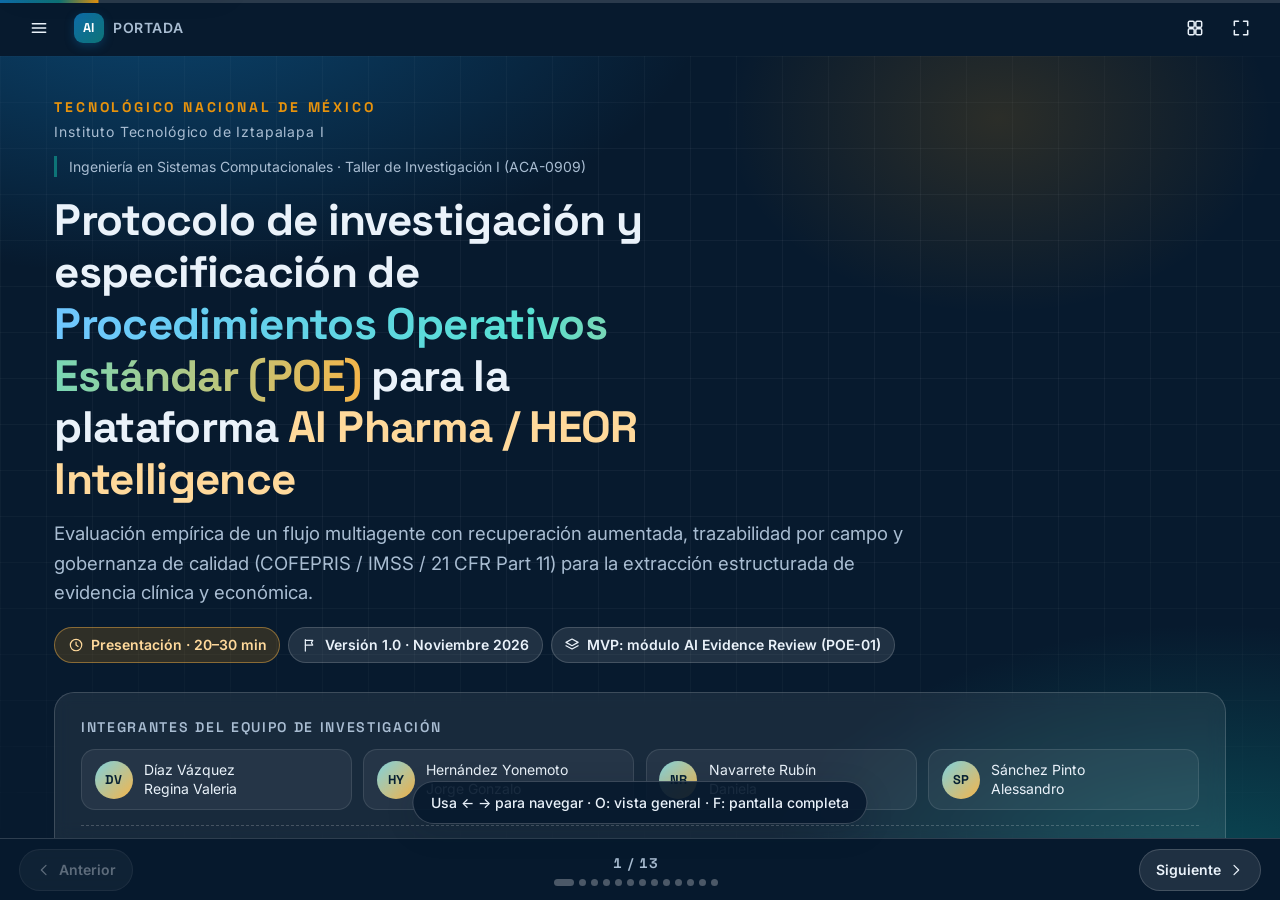
<file: index.html>
<!DOCTYPE html>
<html lang="es">
<head>
  <meta charset="UTF-8">
  <meta name="viewport" content="width=device-width, initial-scale=1.0, viewport-fit=cover">
  <meta name="theme-color" content="#071a2e">
  <meta name="description" content="Presentación interactiva del Protocolo de Investigación y POE para la plataforma AI Pharma / HEOR Intelligence — Taller de Investigación I, TecNM · Instituto Tecnológico de Iztapalapa I.">
  <meta property="og:title" content="Protocolo de Investigación y POE · AI Pharma / HEOR Intelligence">
  <meta property="og:description" content="Evaluación empírica de un flujo multiagente con recuperación aumentada, trazabilidad por campo y gobernanza de calidad (COFEPRIS / IMSS / 21 CFR Part 11).">
  <meta property="og:type" content="website">
  <title>Protocolo de Investigación POE · AI Pharma / HEOR Intelligence — Presentación</title>
  <link rel="icon" type="image/svg+xml" href="assets/favicon.svg">
  <link rel="preconnect" href="https://fonts.googleapis.com">
  <link rel="preconnect" href="https://fonts.gstatic.com" crossorigin>
  <link href="https://fonts.googleapis.com/css2?family=Inter:wght@400;500;600;700&family=Space+Grotesk:wght@500;600;700&display=swap" rel="stylesheet">
  <link rel="stylesheet" href="css/styles.css">
</head>
<body>
  <a class="skip-link" href="#slides">Saltar a las diapositivas</a>

  <!-- ===== Sprite de iconos (SVG inline, sin dependencias) ===== -->
  <svg class="sprite" aria-hidden="true" focusable="false">
    <defs>
      <symbol id="i-menu" viewBox="0 0 24 24"><path d="M4 7h16M4 12h16M4 17h16"/></symbol>
      <symbol id="i-grid" viewBox="0 0 24 24"><rect x="4" y="4" width="7" height="7" rx="1.5"/><rect x="13" y="4" width="7" height="7" rx="1.5"/><rect x="4" y="13" width="7" height="7" rx="1.5"/><rect x="13" y="13" width="7" height="7" rx="1.5"/></symbol>
      <symbol id="i-expand" viewBox="0 0 24 24"><path d="M9 4H4v5M15 4h5v5M9 20H4v-5M15 20h5v-5"/></symbol>
      <symbol id="i-compress" viewBox="0 0 24 24"><path d="M4 9h5V4M20 9h-5V4M4 15h5v5M20 15h-5v5"/></symbol>
      <symbol id="i-chev-l" viewBox="0 0 24 24"><path d="M15 5l-7 7 7 7"/></symbol>
      <symbol id="i-chev-r" viewBox="0 0 24 24"><path d="M9 5l7 7-7 7"/></symbol>
      <symbol id="i-alert" viewBox="0 0 24 24"><path d="M12 4L2.8 20h18.4L12 4z"/><path d="M12 10v4.5M12 17.6v.1"/></symbol>
      <symbol id="i-layers" viewBox="0 0 24 24"><path d="M12 3l9 5-9 5-9-5 9-5z"/><path d="M3 13l9 5 9-5"/></symbol>
      <symbol id="i-bulb" viewBox="0 0 24 24"><path d="M9 18h6M10 21h4"/><path d="M12 3a6 6 0 0 0-3.5 10.8c.6.5 1 1.2 1 2h5c0-.8.4-1.5 1-2A6 6 0 0 0 12 3z"/></symbol>
      <symbol id="i-target" viewBox="0 0 24 24"><circle cx="12" cy="12" r="8.5"/><circle cx="12" cy="12" r="4.8"/><circle cx="12" cy="12" r="1.4"/></symbol>
      <symbol id="i-flask" viewBox="0 0 24 24"><path d="M9.5 3h5M10.5 3v6L5.2 18.4A2 2 0 0 0 6.9 21.4h10.2a2 2 0 0 0 1.7-3L13.5 9V3"/><path d="M7.6 15h8.8"/></symbol>
      <symbol id="i-library" viewBox="0 0 24 24"><path d="M5 20V10M10 20V4M15 20v-8M20 20V7"/><path d="M3 20h18"/></symbol>
      <symbol id="i-check" viewBox="0 0 24 24"><path d="M4.5 12.5l5 5L19.5 7"/></symbol>
      <symbol id="i-clock" viewBox="0 0 24 24"><circle cx="12" cy="12" r="8.5"/><path d="M12 7.5V12l3 2"/></symbol>
      <symbol id="i-users" viewBox="0 0 24 24"><circle cx="9" cy="8.5" r="3.5"/><path d="M2.8 20c.6-3.3 3.1-5.2 6.2-5.2s5.6 1.9 6.2 5.2"/><path d="M16 5.3a3.5 3.5 0 0 1 0 6.6M17.4 14.9c2 .7 3.4 2.4 3.8 5.1"/></symbol>
      <symbol id="i-cpu" viewBox="0 0 24 24"><rect x="6" y="6" width="12" height="12" rx="2"/><rect x="10" y="10" width="4" height="4"/><path d="M9 3v3M15 3v3M9 18v3M15 18v3M3 9h3M3 15h3M18 9h3M18 15h3"/></symbol>
      <symbol id="i-shield" viewBox="0 0 24 24"><path d="M12 3l7 2.8v5.4c0 4.4-2.9 7.9-7 9.8-4.1-1.9-7-5.4-7-9.8V5.8L12 3z"/><path d="M8.8 12l2.2 2.2 4.2-4.4"/></symbol>
      <symbol id="i-db" viewBox="0 0 24 24"><ellipse cx="12" cy="6" rx="7.5" ry="3"/><path d="M4.5 6v12c0 1.7 3.4 3 7.5 3s7.5-1.3 7.5-3V6"/><path d="M4.5 12c0 1.7 3.4 3 7.5 3s7.5-1.3 7.5-3"/></symbol>
      <symbol id="i-spark" viewBox="0 0 24 24"><path d="M12 3l1.9 5.1L19 10l-5.1 1.9L12 17l-1.9-5.1L5 10l5.1-1.9L12 3z"/><path d="M19 16l.9 2.1L22 19l-2.1.9L19 22l-.9-2.1L16 19l2.1-.9L19 16z"/></symbol>
      <symbol id="i-link" viewBox="0 0 24 24"><path d="M10.5 13.5a4 4 0 0 0 5.7 0l2.6-2.6a4 4 0 0 0-5.7-5.7l-1.3 1.3"/><path d="M13.5 10.5a4 4 0 0 0-5.7 0l-2.6 2.6a4 4 0 1 0 5.7 5.7l1.3-1.3"/></symbol>
      <symbol id="i-flag" viewBox="0 0 24 24"><path d="M5 21V4"/><path d="M5 5h11l-2 3.5L16 12H5"/></symbol>
      <symbol id="i-quote" viewBox="0 0 24 24"><path d="M9 6.5C6.5 8 5.5 10 5.5 12.5c0 2 1.2 3.3 3 3.3s3-1.2 3-2.9c0-1.6-1-2.7-2.6-2.9.1-1.6 1-3 2.6-4.1L9 6.5zM18.5 6.5c-2.5 1.5-3.5 3.5-3.5 6 0 2 1.2 3.3 3 3.3s3-1.2 3-2.9c0-1.6-1-2.7-2.6-2.9.1-1.6 1-3 2.6-4.1l-2.5-1.4z"/></symbol>
      <symbol id="i-flow" viewBox="0 0 24 24"><rect x="3" y="4" width="7" height="6" rx="1.5"/><rect x="14" y="14" width="7" height="6" rx="1.5"/><path d="M6.5 10v4a3 3 0 0 0 3 3H14"/></symbol>
      <symbol id="i-x" viewBox="0 0 24 24"><path d="M6 6l12 12M18 6L6 18"/></symbol>
    </defs>
  </svg>

  <div class="deck" id="deck" data-theme="dark">
    <!-- ===== Barra de progreso ===== -->
    <div class="progress" aria-hidden="true"><div class="progress__bar" id="progress-bar"></div></div>

    <!-- ===== Barra superior ===== -->
    <header class="topbar">
      <button class="icon-btn" id="btn-menu" type="button" aria-label="Abrir índice de la presentación" aria-expanded="false" aria-controls="menu">
        <svg class="icon" aria-hidden="true"><use href="#i-menu"/></svg>
      </button>

      <div class="topbar__brand">
        <span class="brand-mark" aria-hidden="true">AI</span>
        <span class="topbar__section" id="section-label" aria-live="polite">Portada</span>
      </div>

      <div class="topbar__actions">
        <button class="icon-btn" id="btn-overview" type="button" aria-label="Vista general de diapositivas (tecla O)" aria-expanded="false" aria-controls="overview">
          <svg class="icon" aria-hidden="true"><use href="#i-grid"/></svg>
        </button>
        <button class="icon-btn" id="btn-fullscreen" type="button" aria-label="Activar pantalla completa (tecla F)">
          <svg class="icon icon--expand" aria-hidden="true"><use href="#i-expand"/></svg>
          <svg class="icon icon--compress" aria-hidden="true"><use href="#i-compress"/></svg>
        </button>
      </div>
    </header>

    <!-- ===== Contenedor de diapositivas ===== -->
    <main class="slides" id="slides" tabindex="-1">

      <!-- ============ 1 · PORTADA ============ -->
      <section class="slide slide--cover" data-section="Portada" data-title="Portada" data-theme="dark" aria-label="Diapositiva 1: Portada">
        <div class="cover-glow" aria-hidden="true"></div>
        <div class="slide__inner cover">
          <div class="cover__main stagger">
            <p class="cover__inst">
              <span class="cover__inst-main">Tecnológico Nacional de México</span>
              <span class="cover__inst-sub">Instituto Tecnológico de Iztapalapa I</span>
            </p>
            <p class="cover__course">Ingeniería en Sistemas Computacionales · Taller de Investigación I (ACA-0909)</p>
            <h1 class="cover__title">
              Protocolo de investigación y especificación de
              <span class="grad">Procedimientos Operativos Estándar (POE)</span>
              para la plataforma <em>AI Pharma / HEOR Intelligence</em>
            </h1>
            <p class="cover__subtitle">
              Evaluación empírica de un flujo multiagente con recuperación aumentada, trazabilidad por campo y
              gobernanza de calidad (COFEPRIS / IMSS / 21 CFR Part 11) para la extracción estructurada de
              evidencia clínica y económica.
            </p>
            <div class="cover__badges">
              <span class="pill pill--accent"><svg class="icon" aria-hidden="true"><use href="#i-clock"/></svg> Presentación · 20–30 min</span>
              <span class="pill"><svg class="icon" aria-hidden="true"><use href="#i-flag"/></svg> Versión 1.0 · Noviembre 2026</span>
              <span class="pill"><svg class="icon" aria-hidden="true"><use href="#i-layers"/></svg> MVP: módulo AI Evidence Review (POE-01)</span>
            </div>
          </div>

          <div class="cover__team stagger">
            <h2 class="cover__team-title">Integrantes del equipo de investigación</h2>
            <ul class="team-list">
              <li class="team-card"><span class="team-card__initials" aria-hidden="true">DV</span><span class="team-card__name">Díaz Vázquez<br>Regina Valeria</span></li>
              <li class="team-card"><span class="team-card__initials" aria-hidden="true">HY</span><span class="team-card__name">Hernández Yonemoto<br>Jorge Gonzalo</span></li>
              <li class="team-card"><span class="team-card__initials" aria-hidden="true">NR</span><span class="team-card__name">Navarrete Rubín<br>Daniela</span></li>
              <li class="team-card"><span class="team-card__initials" aria-hidden="true">SP</span><span class="team-card__name">Sánchez Pinto<br>Alessandro</span></li>
            </ul>
            <p class="cover__advisor">
              <svg class="icon" aria-hidden="true"><use href="#i-users"/></svg>
              Docente / asesor principal: <strong>Herrera Zuñiga Leonardo David</strong>
            </p>
          </div>
        </div>
      </section>

      <!-- ============ 2 · PLANTEAMIENTO DEL PROBLEMA ============ -->
      <section class="slide" data-section="Planteamiento del problema" data-title="Planteamiento del problema" data-theme="light" aria-label="Diapositiva 2: Planteamiento del problema">
        <div class="slide__inner">
          <header class="slide__head stagger">
            <p class="kicker">01 · Planteamiento del problema</p>
            <h2 class="slide__title">Extraer evidencia hoy es lento, caro… y peligroso si la IA no se controla</h2>
            <p class="slide__lead">
              En IMSS, COFEPRIS, Big Pharma y CROs, las decisiones dependen de matrices de evidencia estructurada.
              Extraerlas manualmente consume cientos de horas de especialistas y cualquier error inicial se propaga
              a los análisis económicos (HEOR) y regulatorios posteriores.
            </p>
          </header>

          <div class="grid grid--3 stagger">
            <article class="card card--danger">
              <span class="card__icon" aria-hidden="true"><svg class="icon"><use href="#i-alert"/></svg></span>
              <h3 class="card__title">Error humano y alto costo</h3>
              <p class="card__text">La revisión por una sola persona produce omisiones y errores de transcripción: el estándar exige <strong>doble extracción independiente</strong>, que es lenta y costosa.</p>
              <p class="card__ref">Buscemi et al. (2006); Higgins et al. (2023)</p>
            </article>

            <article class="card card--warn">
              <span class="card__icon" aria-hidden="true"><svg class="icon"><use href="#i-spark"/></svg></span>
              <h3 class="card__title">Alucinación en LLM</h3>
              <p class="card__text">Automatizar la lectura con IA convencional sin verificación introduce el riesgo de <strong>cifras plausibles pero falsas</strong>, mezclar grupos de pacientes o inventar resultados.</p>
              <p class="card__ref">Ji et al. (2023); Khraisha et al. (2024)</p>
            </article>

            <article class="card card--info">
              <span class="card__icon" aria-hidden="true"><svg class="icon"><use href="#i-shield"/></svg></span>
              <h3 class="card__title">Auditoría regulatoria</h3>
              <p class="card__text">COFEPRIS, IMSS y <strong>21 CFR Part 11</strong> exigen que cada dato pueda rastrearse hasta su origen exacto: ninguna “caja negra” es aceptable.</p>
              <p class="card__ref">Especificación (§9.2); normativas sanitarias</p>
            </article>
          </div>

          <div class="callout callout--gap stagger">
            <span class="callout__tag">Brecha de conocimiento</span>
            <p>Se desconoce —de forma <strong>medible y reproducible</strong>— qué tan exacta es la extracción automatizada de PICO, endpoints y diseño por un flujo multiagente con POE, qué proporción de campos conserva una <strong>referencia válida</strong> y qué porcentaje de errores detecta un <strong>agente validador independiente</strong>.</p>
          </div>

          <div class="questions stagger">
            <p class="questions__general">
              <svg class="icon" aria-hidden="true"><use href="#i-quote"/></svg>
              <span><strong>Pregunta general:</strong> ¿En qué medida un flujo multiagente guiado por POE-01 (RAG + trazabilidad por campo + validación independiente) extrae PICO, endpoints y diseño con exactitud y verificabilidad adecuadas, frente a una referencia humana doble y a una línea base sin controles?</span>
            </p>
            <ul class="questions__list">
              <li><span class="tag">PE1</span> Exactitud (F1) por campo y por artículo frente a la línea base</li>
              <li><span class="tag">PE2</span> % de campos críticos con referencia válida que respalda el dato</li>
              <li><span class="tag">PE3</span> % de errores inyectados que detecta el validador ER-10</li>
            </ul>
          </div>
        </div>
      </section>

      <!-- ============ 3 · TIPO DE INVESTIGACIÓN ============ -->
      <section class="slide" data-section="Tipo de investigación" data-title="Tipo de investigación" data-theme="light" aria-label="Diapositiva 3: Tipo de investigación">
        <div class="slide__inner">
          <header class="slide__head stagger">
            <p class="kicker">02 · Tipo de investigación</p>
            <h2 class="slide__title">Aplicada, cuantitativa y experimental… con marco de Ciencia del Diseño</h2>
            <p class="slide__lead">Clasificación metodológica del estudio bajo cinco criterios explícitos.</p>
          </header>

          <div class="grid grid--5 stagger">
            <article class="type-card">
              <span class="type-card__label">Por su finalidad</span>
              <span class="type-card__icon" aria-hidden="true"><svg class="icon"><use href="#i-bulb"/></svg></span>
              <h3 class="type-card__title">Investigación aplicada</h3>
              <p class="type-card__text">Resuelve un problema operativo concreto de extracción y auditoría documental mediante desarrollo y evaluación de software.</p>
            </article>

            <article class="type-card">
              <span class="type-card__label">Por su enfoque</span>
              <span class="type-card__icon" aria-hidden="true"><svg class="icon"><use href="#i-cpu"/></svg></span>
              <h3 class="type-card__title">Cuantitativo <span class="soft">+ cualitativo</span></h3>
              <p class="type-card__text">Precisión, exhaustividad, F1, cobertura de citas y detección de errores; complementado con análisis cualitativo de fallas naturales.</p>
            </article>

            <article class="type-card">
              <span class="type-card__label">Por su alcance</span>
              <span class="type-card__icon" aria-hidden="true"><svg class="icon"><use href="#i-flow"/></svg></span>
              <h3 class="type-card__title">Explicativo–comparativo y diagnóstico</h3>
              <p class="type-card__text">Compara el efecto de RAG + validación cruzada (C1) frente a una línea base simple (C0) y diagnostica dónde falla el sistema.</p>
            </article>

            <article class="type-card">
              <span class="type-card__label">Por su diseño</span>
              <span class="type-card__icon" aria-hidden="true"><svg class="icon"><use href="#i-layers"/></svg></span>
              <h3 class="type-card__title">Experimento controlado intra-sujeto</h3>
              <p class="type-card__text">Medidas emparejadas: ambas configuraciones procesan <strong>los mismos 30 artículos</strong>, eliminando diferencias por dificultad del texto.</p>
            </article>

            <article class="type-card type-card--accent">
              <span class="type-card__label">Marco metodológico</span>
              <span class="type-card__icon" aria-hidden="true"><svg class="icon"><use href="#i-target"/></svg></span>
              <h3 class="type-card__title">Ciencia del Diseño <span class="soft">(Design Science)</span></h3>
              <p class="type-card__text">Construcción rigurosa del artefacto y su evaluación experimental como vehículo de conocimiento.</p>
              <p class="card__ref">Hevner et al. (2004); Peffers et al. (2007)</p>
            </article>
          </div>

          <div class="note-bar stagger">
            <svg class="icon" aria-hidden="true"><use href="#i-check"/></svg>
            <p><strong>Contraste experimental:</strong> <span class="mono">C0</span> = consulta directa al LLM sin RAG, cita ni validador · <span class="mono">C1</span> = flujo propuesto con RAG, ER-09 y ER-10 activos. Mediciones numéricas emparejadas y verificables.</p>
          </div>
        </div>
      </section>

      <!-- ============ 4 · INTRODUCCIÓN ============ -->
      <section class="slide" data-section="Introducción / Antecedentes" data-title="Introducción · Contexto y propósito" data-theme="light" aria-label="Diapositiva 4: Introducción">
        <div class="slide__inner">
          <header class="slide__head stagger">
            <p class="kicker">03 · Introducción</p>
            <h2 class="slide__title">¿Qué propone este protocolo?</h2>
          </header>

          <div class="grid grid--2 stagger">
            <div class="panel">
              <h3 class="panel__title"><svg class="icon" aria-hidden="true"><use href="#i-flask"/></svg> Propósito</h3>
              <ul class="checklist">
                <li>Diseñar, implementar experimentalmente y evaluar un <strong>flujo multiagente gobernado por POE</strong> dentro de AI Pharma / HEOR Intelligence.</li>
                <li>Extraer de forma ordenada los elementos clínicos <strong>PICO</strong>, los <strong>endpoints</strong> y el <strong>diseño metodológico</strong> de cada estudio.</li>
                <li>Construir una <strong>matriz comparativa de evidencia</strong> y verificar la coherencia con un agente validador independiente.</li>
                <li>Conservar una referencia navegable y verificable (<strong>EvidenceReference</strong>) para cada dato crítico.</li>
              </ul>
              <p class="note"><strong>Alcance:</strong> el Producto Mínimo Viable (MVP) del módulo <span class="mono">AI Evidence Review (POE-01)</span>.</p>
            </div>

            <div class="panel">
              <h3 class="panel__title"><svg class="icon" aria-hidden="true"><use href="#i-link"/></svg> Relación con la Especificación y la Matriz de POE</h3>
              <p class="panel__text">Se adoptan los contratos de comunicación, servicios compartidos, criterios de aceptación y alcance del MVP de la <em>Especificación funcional y arquitectura de agentes v0.1</em> (EPAH, 2026), integrando la ingeniería de software con la gobernanza operativa del diagrama de dominio del docente.</p>
              <div class="chips">
                <span class="chip">Ingesta documental estandarizada</span>
                <span class="chip">Flujo BS → IE → FE → BD<sub>est</sub></span>
                <span class="chip">Integración económica (BD Cost / MAV)</span>
                <span class="chip">Núcleo de calidad COFEPRIS / IMSS</span>
                <span class="chip">Human-in-the-Loop auditado</span>
              </div>
            </div>
          </div>

          <div class="stagger">
            <h3 class="flow-title">Cadena de valor regulada que conecta el sistema</h3>
            <ol class="flow" aria-label="Cadena de valor de la plataforma">
              <li class="flow__node flow__node--src">
                <span class="flow__code">Fuentes primarias</span>
                <span class="flow__desc">Big Pharma · Secretaría de Salud · indicadores ODS 100</span>
              </li>
              <li class="flow__node flow__node--active">
                <span class="flow__code">BS → IE → FE → BD<sub>est</sub></span>
                <span class="flow__desc">Búsqueda sistemática · inclusión/exclusión · texto completo · base de estudios</span>
                <span class="flow__badge">Módulo POE-01</span>
              </li>
              <li class="flow__node">
                <span class="flow__code">BD Cost / MAV</span>
                <span class="flow__desc">Micro/macro-costeo y modelos de costo-efectividad</span>
                <span class="flow__badge">Módulo POE-02</span>
              </li>
              <li class="flow__node flow__node--gov">
                <span class="flow__code">Calidad y cumplimiento</span>
                <span class="flow__desc">Auditoría, control de versiones y supervisión humana</span>
                <span class="flow__badge">COFEPRIS · IMSS · 21 CFR 11</span>
              </li>
            </ol>
          </div>
        </div>
      </section>

      <!-- ============ 5 · ANTECEDENTES I ============ -->
      <section class="slide" data-section="Introducción / Antecedentes" data-title="Antecedentes · Evidencia y extracción" data-theme="light" aria-label="Diapositiva 5: Antecedentes I">
        <div class="slide__inner">
          <header class="slide__head stagger">
            <p class="kicker">04 · Antecedentes (1/2)</p>
            <h2 class="slide__title">La extracción de evidencia en salud: estándares que exigen rigor… y doble trabajo</h2>
            <p class="slide__lead">Las decisiones sobre aprobación de medicamentos, guías clínicas y evaluación de tecnologías (HEOR) dependen de revisiones sistemáticas rigurosas.</p>
          </header>

          <ol class="timeline stagger">
            <li class="tl-item">
              <span class="tl-item__year">1995</span>
              <h3 class="tl-item__title">Esquema PICO</h3>
              <p class="tl-item__text">Richardson et al. proponen estructurar la información clínica en <strong>Población, Intervención, Comparador y Desenlaces</strong>: la estructura universal de extracción que este protocolo adopta.</p>
            </li>
            <li class="tl-item">
              <span class="tl-item__year">2006</span>
              <h3 class="tl-item__title">La doble extracción es el estándar</h3>
              <p class="tl-item__text">Buscemi et al. demuestran empíricamente que extraer con <strong>una sola persona produce significativamente más errores</strong>: es el estándar de oro… y también el más costoso.</p>
            </li>
            <li class="tl-item">
              <span class="tl-item__year">2021</span>
              <h3 class="tl-item__title">PRISMA 2020</h3>
              <p class="tl-item__text">Page et al. definen los elementos mínimos de reporte de toda revisión sistemática: <strong>transparencia total</strong> en selección y recolección de datos clínicos.</p>
            </li>
            <li class="tl-item">
              <span class="tl-item__year">2023</span>
              <h3 class="tl-item__title">Manual Cochrane</h3>
              <p class="tl-item__text">Higgins et al. recomiendan que <strong>al menos dos personas</strong> participen de forma independiente en la selección y extracción para minimizar equivocaciones.</p>
            </li>
          </ol>

          <div class="callout callout--insight stagger">
            <span class="callout__tag">Implicación para el proyecto</span>
            <p>El rigor exige redundancia humana → <strong>tiempo y especialistas caros</strong>. Esa tensión (calidad vs. costo) es exactamente el hueco que busca automatizar un flujo gobernado por POE, <em>sin sacrificar verificabilidad</em>.</p>
          </div>
        </div>
      </section>

      <!-- ============ 6 · ANTECEDENTES II ============ -->
      <section class="slide" data-section="Introducción / Antecedentes" data-title="Antecedentes · Automatización y referente técnico" data-theme="light" aria-label="Diapositiva 6: Antecedentes II">
        <div class="slide__inner">
          <header class="slide__head stagger">
            <p class="kicker">04 · Antecedentes (2/2)</p>
            <h2 class="slide__title">IA para síntesis de literatura: avances prometedores… con riesgos abiertos</h2>
          </header>

          <div class="grid grid--3 stagger">
            <article class="card">
              <span class="card__icon" aria-hidden="true"><svg class="icon"><use href="#i-cpu"/></svg></span>
              <h3 class="card__title">Automatización de revisiones</h3>
              <p class="card__text">Marshall y Wallace (2019) sintetizan el uso de aprendizaje automático para automatizar etapas de revisiones sistemáticas.</p>
            </article>
            <article class="card">
              <span class="card__icon" aria-hidden="true"><svg class="icon"><use href="#i-db"/></svg></span>
              <h3 class="card__title">Corpus EBM-NLP</h3>
              <p class="card__text">Nye et al. (2018) crean un conjunto de resúmenes anotados con pacientes, intervenciones y desenlaces para entrenar modelos de extracción.</p>
            </article>
            <article class="card">
              <span class="card__icon" aria-hidden="true"><svg class="icon"><use href="#i-spark"/></svg></span>
              <h3 class="card__title">GPT-4 en cribado y extracción</h3>
              <p class="card__text">Khraisha et al. (2024): los LLM aportan valor, pero <strong>presentan riesgos que impiden sustituir la supervisión humana</strong>.</p>
            </article>
            <article class="card card--ok">
              <span class="card__icon" aria-hidden="true"><svg class="icon"><use href="#i-link"/></svg></span>
              <h3 class="card__title">RAG: generar anclado en la evidencia</h3>
              <p class="card__text">Lewis et al. (2020) y Gao et al. (2023): buscar los párrafos reales <em>antes</em> de redactar, técnica base del Knowledge Core.</p>
            </article>
            <article class="card card--danger">
              <span class="card__icon" aria-hidden="true"><svg class="icon"><use href="#i-alert"/></svg></span>
              <h3 class="card__title">Alucinación documentada</h3>
              <p class="card__text">Ji et al. (2023): la IA fabrica datos inexistentes — un riesgo <strong>inaceptable en entornos clínicos o regulatorios</strong>.</p>
            </article>
            <article class="card card--info">
              <span class="card__icon" aria-hidden="true"><svg class="icon"><use href="#i-layers"/></svg></span>
              <h3 class="card__title">Referente técnico: EPAH (2026)</h3>
              <p class="card__text"><strong>6 módulos y 44 agentes</strong> con cinco principios: RAG primero, trazabilidad obligatoria, revisión humana, modularidad y evolución incremental.</p>
              <p class="card__ref">Se inicia con el módulo AI Evidence Review (POE-01)</p>
            </article>
          </div>

          <div class="synthesis stagger">
            <div class="synthesis__col synthesis__col--ok">
              <h3><svg class="icon" aria-hidden="true"><use href="#i-check"/></svg> Lo que se sabe</h3>
              <ul>
                <li>La doble revisión humana reduce drásticamente los errores de extracción.</li>
                <li>Los LLM apoyan la estructuración de literatura científica.</li>
                <li>La técnica RAG ancla las respuestas en fragmentos reales.</li>
              </ul>
            </div>
            <div class="synthesis__col synthesis__col--gap">
              <h3><svg class="icon" aria-hidden="true"><use href="#i-flag"/></svg> Lo que falta</h3>
              <ul>
                <li>Evidencia empírica y reproducible de un flujo multiagente gobernado por <strong>POE</strong> con referencia verificable por campo, validador independiente y revisión humana auditada.</li>
              </ul>
            </div>
          </div>
        </div>
      </section>

      <!-- ============ 7 · JUSTIFICACIÓN ============ -->
      <section class="slide" data-section="Justificación" data-title="Justificación, impactos y viabilidad" data-theme="light" aria-label="Diapositiva 7: Justificación">
        <div class="slide__inner">
          <header class="slide__head stagger">
            <p class="kicker">05 · Justificación</p>
            <h2 class="slide__title">¿Por qué vale la pena este estudio?</h2>
            <p class="slide__lead">Evaluar empíricamente el MVP antes de escalarlo a los demás módulos económicos y regulatorios cumple el criterio de <strong>evolución incremental</strong> de la Especificación.</p>
          </header>

          <div class="grid grid--4 stagger">
            <article class="apport">
              <span class="apport__icon" aria-hidden="true"><svg class="icon"><use href="#i-spark"/></svg></span>
              <h3 class="apport__title">Aporte científico</h3>
              <p class="apport__text">Evidencia experimental y reproducible del rendimiento real de un sistema multiagente con trazabilidad obligatoria en literatura biomédica.</p>
            </article>
            <article class="apport">
              <span class="apport__icon" aria-hidden="true"><svg class="icon"><use href="#i-flask"/></svg></span>
              <h3 class="apport__title">Aporte metodológico</h3>
              <p class="apport__text">Protocolo replicable: doble anotación humana, comparación contra línea base, repeticiones controladas e inyección de errores sintéticos.</p>
            </article>
            <article class="apport">
              <span class="apport__icon" aria-hidden="true"><svg class="icon"><use href="#i-cpu"/></svg></span>
              <h3 class="apport__title">Aporte tecnológico</h3>
              <p class="apport__text">Arquitectura modular con contratos tipificados, orquestación de estados y registro de auditoría reutilizable en sistemas críticos.</p>
            </article>
            <article class="apport">
              <span class="apport__icon" aria-hidden="true"><svg class="icon"><use href="#i-check"/></svg></span>
              <h3 class="apport__title">Aporte práctico</h3>
              <p class="apport__text">Criterios objetivos: qué resultados automatizados pueden aprobarse rápido y cuáles exigen obligatoriamente revisión de un especialista.</p>
            </article>
          </div>

          <div class="split stagger">
            <div class="split__col">
              <h3 class="mini-title">Impactos</h3>
              <ul class="impact-list">
                <li><span class="impact-dot impact-dot--social"></span><strong>Social:</strong> decisiones oportunas en salud pública, evitando el sesgo de automatización con revisión humana obligatoria.</li>
                <li><span class="impact-dot impact-dot--tech"></span><strong>Tecnológico:</strong> arquitectura Python reutilizable; LLMGateway abstrae a proveedores externos.</li>
                <li><span class="impact-dot impact-dot--ethics"></span><strong>Ético:</strong> IA transparente y trazable; solo artículos de acceso abierto y sin datos de pacientes.</li>
                <li><span class="impact-dot impact-dot--eco"></span><strong>Económico:</strong> menos horas de trabajo manual repetitivo; presupuesto tope y caché de embeddings.</li>
                <li><span class="impact-dot impact-dot--env"></span><strong>Ambiental:</strong> fragmentos acotados (RAG) en lugar de documentos completos; 180 corridas exactas.</li>
              </ul>
            </div>
            <div class="split__col">
              <h3 class="mini-title">Viabilidad</h3>
              <div class="viable">
                <span class="viable__item"><svg class="icon" aria-hidden="true"><use href="#i-clock"/></svg><strong>16 semanas</strong> con hitos M1–M7</span>
                <span class="viable__item"><svg class="icon" aria-hidden="true"><use href="#i-db"/></svg><strong>35 PDF</strong> de acceso abierto</span>
                <span class="viable__item"><svg class="icon" aria-hidden="true"><use href="#i-users"/></svg><strong>4 estudiantes</strong> + docente</span>
                <span class="viable__item"><svg class="icon" aria-hidden="true"><use href="#i-cpu"/></svg>Stack <strong>open source</strong> ($0 MXN)</span>
                <span class="viable__item"><svg class="icon" aria-hidden="true"><use href="#i-shield"/></svg><strong>Sin GPU</strong>: consumo vía API</span>
                <span class="viable__item"><svg class="icon" aria-hidden="true"><use href="#i-check"/></svg>Presupuesto <strong>acordado</strong> con el asesor</span>
              </div>
            </div>
          </div>
        </div>
      </section>

      <!-- ============ 8 · OBJETIVOS ============ -->
      <section class="slide" data-section="Objetivos" data-title="Objetivos de la investigación" data-theme="light" aria-label="Diapositiva 8: Objetivos">
        <div class="slide__inner">
          <header class="slide__head stagger">
            <p class="kicker">06 · Objetivos</p>
            <h2 class="slide__title">¿Qué queremos lograr?</h2>
          </header>

          <div class="obj-general stagger">
            <span class="obj-general__tag">Objetivo general</span>
            <p>Evaluar el desempeño del flujo multiagente del MVP de <strong>AI Evidence Review</strong> (bajo <span class="mono">POE-01</span>) en términos de <strong>exactitud de extracción</strong>, <strong>validez de la trazabilidad</strong> y <strong>capacidad de detección de errores</strong>, frente a una referencia humana doble anotada y a una línea base sin recuperación segmentada ni validación cruzada.</p>
          </div>

          <div class="grid grid--4 stagger">
            <article class="obj-card">
              <header class="obj-card__head"><span class="obj-card__id">OE1</span><span class="pill pill--mini">Instrumental</span></header>
              <h3 class="obj-card__title">Construir el patrón de referencia</h3>
              <p class="obj-card__text">Golden Set de <strong>30 artículos</strong> con extracción humana doble independiente de PICO, endpoints y diseño, adjudicada por consenso experto y con su nivel de concordancia (Kappa).</p>
            </article>
            <article class="obj-card">
              <header class="obj-card__head"><span class="obj-card__id">OE2</span><span class="pill pill--mini">Instrumental</span></header>
              <h3 class="obj-card__title">Congelar la configuración</h3>
              <p class="obj-card__text">Determinar lector de PDF, estrategia de fragmentación, motor de búsqueda, modelo de lenguaje y versiones de instrucciones mediante la prueba piloto de calibración (Piloto B).</p>
            </article>
            <article class="obj-card">
              <header class="obj-card__head"><span class="obj-card__id">OE3</span><span class="pill pill--mini pill--accent">Analítico</span></header>
              <h3 class="obj-card__title">Comparar C1 vs C0</h3>
              <p class="obj-card__text">Comparar estadísticamente la exactitud por campo y por artículo, y estimar la <strong>cobertura y soporte real</strong> de las referencias de trazabilidad.</p>
            </article>
            <article class="obj-card">
              <header class="obj-card__head"><span class="obj-card__id">OE4</span><span class="pill pill--mini pill--accent">Analítico</span></header>
              <h3 class="obj-card__title">Medir al validador</h3>
              <p class="obj-card__text">Estimar la sensibilidad de ER-10 ante errores deliberados y caracterizar los errores naturales persistentes para definir reglas claras de <strong>Human-in-the-Loop</strong>.</p>
            </article>
          </div>
        </div>
      </section>

      <!-- ============ 9 · HIPÓTESIS Y SUPUESTOS ============ -->
      <section class="slide" data-section="Hipótesis / Supuestos" data-title="Hipótesis y supuestos" data-theme="light" aria-label="Diapositiva 9: Hipótesis y supuestos">
        <div class="slide__inner">
          <header class="slide__head stagger">
            <p class="kicker">07 · Hipótesis / Supuestos</p>
            <h2 class="slide__title">Tres hipótesis contrastables… y tres supuestos operativos</h2>
            <p class="slide__lead">Enfoque cuantitativo experimental: se comparan dos configuraciones (C0 y C1) sobre los mismos 30 artículos → mediciones emparejadas verificables.</p>
          </header>

          <div class="grid grid--3 stagger">
            <article class="hyp hyp--h1">
              <header class="hyp__head"><span class="hyp__id">H1</span><span class="hyp__name">Exactitud de extracción</span></header>
              <p class="hyp__text">La exactitud promedio (calificación <strong>F1</strong>) del flujo propuesto con recuperación y validación <strong>(C1) será significativamente mayor</strong> que la de la línea base sin controles (C0).</p>
              <p class="hyp__null"><span>H₀</span> La mediana de las diferencias (C1 − C0) es ≤ 0: no existe mejora.</p>
              <p class="hyp__test">Wilcoxon con signo · p &lt; 0.05</p>
            </article>

            <article class="hyp hyp--h2">
              <header class="hyp__head"><span class="hyp__id">H2</span><span class="hyp__name">Cobertura de trazabilidad</span></header>
              <p class="hyp__text">En C1, el <strong>100 % de los campos críticos no vacíos</strong> contendrán una <strong>EvidenceReference válida</strong> hacia su documento y fragmento original (medido antes del filtro ER-09).</p>
              <p class="hyp__null"><span>H₀</span> Al menos un campo carece de referencia válida (un solo incumplimiento basta para rechazarla).</p>
              <p class="hyp__test">Criterio estricto · 90 matrices verificadas</p>
            </article>

            <article class="hyp hyp--h3">
              <header class="hyp__head"><span class="hyp__id">H3</span><span class="hyp__name">Sensibilidad del validador</span></header>
              <p class="hyp__text">El agente validador independiente <strong>ER-10</strong> detectará al menos la proporción umbral <strong>u = 0,80 (80 %)</strong> de los errores introducidos deliberadamente.</p>
              <p class="hyp__null"><span>H₀</span> La sensibilidad de detección es inferior al umbral u establecido.</p>
              <p class="hyp__test">Binomial exacta · u se calibra en el Piloto B</p>
            </article>
          </div>

          <div class="assumptions stagger">
            <h3 class="mini-title">Supuestos operativos</h3>
            <ol class="assumptions__list">
              <li><strong>Registro auditado:</strong> el proveedor de IA permite registrar el identificador exacto del modelo y sus parámetros en cada ejecución.</li>
              <li><strong>Datos disponibles:</strong> existen al menos 35 artículos de acceso abierto con licencias compatibles en el área terapéutica acordada.</li>
              <li><strong>Acceso estable:</strong> el equipo cuenta con acceso estable a la API durante las semanas de experimentación.</li>
            </ol>
            <p class="note note--inline"><svg class="icon" aria-hidden="true"><use href="#i-clock"/></svg> Los umbrales numéricos pendientes de calibración (u, F1 mínimo) se fijan al cierre del <strong>Piloto B</strong> (decisión D5, Semana 10).</p>
          </div>
        </div>
      </section>

      <!-- ============ 10 · METODOLOGÍA I ============ -->
      <section class="slide" data-section="Metodología" data-title="Metodología · Sistema y flujo POE-01" data-theme="light" aria-label="Diapositiva 10: Metodología I">
        <div class="slide__inner">
          <header class="slide__head stagger">
            <p class="kicker">08 · Metodología (1/3)</p>
            <h2 class="slide__title">El sistema evaluado: flujo de 5 pasos del módulo POE-01</h2>
            <p class="slide__lead">Cada corrida registra automáticamente versiones de software, modelo de lenguaje, temperatura y prompts (política de auditoría §18).</p>
          </header>

          <ol class="pipeline stagger">
            <li class="pipeline__step">
              <span class="pipeline__num">1</span>
              <div class="pipeline__body">
                <h3 class="pipeline__title">Ingesta e indexación</h3>
                <p class="pipeline__text"><strong>Knowledge Core:</strong> DocumentService, DocumentParser y ChunkingService leen el PDF, conservan páginas/secciones, lo fragmentan e indexan (PostgreSQL + RetrievalService).</p>
              </div>
            </li>
            <li class="pipeline__step">
              <span class="pipeline__num">2</span>
              <div class="pipeline__body">
                <h3 class="pipeline__title">Extracción especializada en paralelo</h3>
                <p class="pipeline__text"><span class="mono">ER-04</span> extrae PICO · <span class="mono">ER-05</span> extrae endpoints, timepoints y cifras · <span class="mono">ER-06</span> clasifica diseño, cegamiento y tamaño de muestra.</p>
              </div>
            </li>
            <li class="pipeline__step">
              <span class="pipeline__num">3</span>
              <div class="pipeline__body">
                <h3 class="pipeline__title">Consolidación y matriz versionada</h3>
                <p class="pipeline__text"><span class="mono">ER-08</span> reúne las extracciones en una tabla uniforme donde cada celda conserva su valor original y su referencia documental.</p>
              </div>
            </li>
            <li class="pipeline__step">
              <span class="pipeline__num">4</span>
              <div class="pipeline__body">
                <h3 class="pipeline__title">Trazabilidad + validación cruzada</h3>
                <p class="pipeline__text"><span class="mono">ER-09</span> verifica que cada enlace documental exista y se abra; <span class="mono">ER-10</span> re-verifica los campos críticos contra los párrafos originales.</p>
              </div>
            </li>
            <li class="pipeline__step">
              <span class="pipeline__num">5</span>
              <div class="pipeline__body">
                <h3 class="pipeline__title">Revisión humana y exportación</h3>
                <p class="pipeline__text">Borrador para aprobación o corrección auditada (<span class="mono">HumanReviewService</span>) y exportación a CSV/XLSX (<span class="mono">ExportService</span>).</p>
              </div>
            </li>
          </ol>

          <div class="split split--tight stagger">
            <div class="callout callout--eval">
              <span class="callout__tag">Modo de evaluación experimental</span>
              <p>Durante las corridas C0 y C1 la <strong>auto-corrección y re-extracción se mantienen desactivadas</strong> → se mide el error puro y la capacidad real de ER-09/ER-10. <span class="mono">ER-07</span> se sustituye por una regla fija de inclusión y todo se ejecuta por <strong>API</strong> (sin interfaz gráfica).</p>
            </div>
            <div class="stack-box">
              <h3 class="mini-title">Stack técnico</h3>
              <div class="chips">
                <span class="chip chip--mono">Python 3.12+</span>
                <span class="chip chip--mono">LangGraph</span>
                <span class="chip chip--mono">FastAPI</span>
                <span class="chip chip--mono">Pydantic</span>
                <span class="chip chip--mono">PostgreSQL</span>
                <span class="chip chip--mono">pytest</span>
              </div>
            </div>
          </div>
        </div>
      </section>

      <!-- ============ 11 · METODOLOGÍA II ============ -->
      <section class="slide" data-section="Metodología" data-title="Metodología · Muestra e instrumentos" data-theme="light" aria-label="Diapositiva 11: Metodología II">
        <div class="slide__inner">
          <header class="slide__head stagger">
            <p class="kicker">08 · Metodología (2/3)</p>
            <h2 class="slide__title">Universo, muestra e instrumentos de recolección</h2>
          </header>

          <div class="grid grid--2 stagger">
            <div class="panel">
              <h3 class="panel__title"><svg class="icon" aria-hidden="true"><use href="#i-db"/></svg> Muestra: 35 artículos de acceso abierto</h3>
              <div class="sample">
                <div class="sample__bar" role="img" aria-label="30 artículos de evaluación y 5 artículos piloto">
                  <span class="sample__seg sample__seg--eval" style="flex:30">30 evaluación</span>
                  <span class="sample__seg sample__seg--pilot" style="flex:5">5 piloto</span>
                </div>
                <ul class="sample__strata">
                  <li><strong>10</strong> ECA (ensayos aleatorizados)</li>
                  <li><strong>10</strong> estudios de cohorte</li>
                  <li><strong>10</strong> estudios de un solo brazo</li>
                </ul>
                <p class="note note--inline">Muestreo no probabilístico por criterio con estratificación deliberada: <strong>comparación controlada</strong>, no generalización poblacional. Los 5 piloto se excluyen de la evaluación final.</p>
              </div>
              <div class="criteria">
                <div class="criteria__col criteria__col--in">
                  <h4>Inclusión</h4>
                  <ul>
                    <li>PDF nativo con capa de texto digital</li>
                    <li>Licencia abierta (Creative Commons)</li>
                    <li>≥ 1 desenlace clínico primario</li>
                    <li>Idioma inglés</li>
                  </ul>
                </div>
                <div class="criteria__col criteria__col--out">
                  <h4>Exclusión</h4>
                  <ul>
                    <li>Escaneados que requieran OCR</li>
                    <li>Retractados o con erratas</li>
                    <li>Protocolos sin resultados</li>
                    <li>Datos personales de pacientes</li>
                  </ul>
                </div>
              </div>
            </div>

            <div class="panel">
              <h3 class="panel__title"><svg class="icon" aria-hidden="true"><use href="#i-library"/></svg> Instrumentos</h3>
              <ul class="inst-list">
                <li><strong>Codebook v1.0 + anotación doble:</strong> valor de campos críticos, ubicación y <span class="mono">not_found</span> (PE1, OE1).</li>
                <li><strong>Rúbrica de equivalencia a ciegas:</strong> Correcto (1.0) · Parcial (0.5) · Incorrecto (0) · No encontrado (0) (PE1, PE2, OE3).</li>
                <li><strong>Registros automáticos:</strong> ID de corrida, modelo, prompt, tokens, tiempo y fallos en PostgreSQL (OE2, OE3).</li>
                <li><strong>Taxonomía de errores naturales:</strong> clasificación cualitativa de fallas reales (PE3, OE4).</li>
                <li><strong>Fixtures de error:</strong> inyección controlada E1–E4 sobre copias de las matrices (PE3, OE4).</li>
              </ul>

              <div class="pilots">
                <article class="pilot">
                  <header><span class="pilot__tag">Piloto A</span><span class="pilot__when">Semanas 4–5</span></header>
                  <p>Calibración de instrumentos humanos: doble anotación de 5 artículos, cálculo de <strong>Kappa</strong> inicial y ajuste del Codebook.</p>
                </article>
                <article class="pilot">
                  <header><span class="pilot__tag pilot__tag--b">Piloto B</span><span class="pilot__when">Semanas 9–10</span></header>
                  <p>Calibración técnica y financiera: esquemas (CV2), rúbrica a ciegas, umbral <strong>u</strong>, gasto de API y <strong>congelamiento</strong> de la configuración.</p>
                </article>
              </div>
            </div>
          </div>
        </div>
      </section>

      <!-- ============ 12 · METODOLOGÍA III ============ -->
      <section class="slide" data-section="Metodología" data-title="Metodología · Procedimiento y análisis" data-theme="light" aria-label="Diapositiva 12: Metodología III">
        <div class="slide__inner">
          <header class="slide__head stagger">
            <p class="kicker">08 · Metodología (3/3)</p>
            <h2 class="slide__title">Procedimiento, métricas y análisis</h2>
            <p class="slide__lead">Once pasos secuenciales auditables: de la auditoría del entorno (S1) al repositorio etiquetado <span class="mono">v1.0-final</span> (S16).</p>
          </header>

          <div class="stats stagger">
            <div class="stat"><span class="stat__num" data-count="180">180</span><span class="stat__label">corridas evaluativas<br><small>30 PDF × 2 cond. × 3 rep.</small></span></div>
            <div class="stat"><span class="stat__num" data-count="120">120</span><span class="stat__label">errores inyectados<br><small>4 tipos × 30 artículos</small></span></div>
            <div class="stat"><span class="stat__num" data-count="8">8</span><span class="stat__label">criterios CV1–CV8<br><small>verificación técnica del MVP</small></span></div>
            <div class="stat"><span class="stat__num" data-count="7">7</span><span class="stat__label">hitos M1–M7<br><small>cronograma de 16 semanas</small></span></div>
          </div>

          <div class="grid grid--2 stagger">
            <div class="panel">
              <h3 class="panel__title"><svg class="icon" aria-hidden="true"><use href="#i-alert"/></svg> Inyección controlada de errores</h3>
              <div class="err-grid">
                <div class="err"><span class="err__id">E1</span><p><strong>Valor alterado</strong> — cifra numérica o categórica cambiada (muestra, eficacia).</p></div>
                <div class="err"><span class="err__id">E2</span><p><strong>Timepoint / unidad</strong> — “12 semanas” → “24 semanas”, “mg/dL” → “mmol/L”.</p></div>
                <div class="err"><span class="err__id">E3</span><p><strong>Referencia rota</strong> — <span class="mono">chunk_id</span> apunta a un fragmento inexistente.</p></div>
                <div class="err"><span class="err__id">E4</span><p><strong>Referencia que no sustenta</strong> — cita real, pero de otro tema.</p></div>
              </div>
              <p class="note note--inline">Además se ejecuta ER-10 sobre las 30 matrices originales para medir su tasa de <strong>falsos positivos</strong>.</p>
            </div>

            <div class="panel">
              <h3 class="panel__title"><svg class="icon" aria-hidden="true"><use href="#i-target"/></svg> Plan de análisis estadístico</h3>
              <ul class="metrics">
                <li><span class="metrics__k">Concordancia inter-anotador</span><span class="metrics__v">Kappa de Cohen ≥ 0,70 (Landis &amp; Koch)</span></li>
                <li><span class="metrics__k">Exactitud de extracción</span><span class="metrics__v">Wilcoxon emparejado C1 vs C0 · p &lt; 0,05</span></li>
                <li><span class="metrics__k">Cobertura de trazabilidad</span><span class="metrics__v">Conteo directo · 100 % confirma H2</span></li>
                <li><span class="metrics__k">Sensibilidad del validador</span><span class="metrics__v">Binomial exacta unilateral · ≥ u</span></li>
                <li><span class="metrics__k">Intervalos de confianza</span><span class="metrics__v">Remuestreo bootstrap</span></li>
              </ul>
              <p class="note note--inline">Salidas de C0/C1 <strong>enmascaradas</strong> y evaluadas a ciegas; el Golden Set se congela (M3) <em>antes</em> de ejecutar el sistema (M5).</p>
            </div>
          </div>

          <div class="milestones stagger" aria-label="Hitos del cronograma">
            <span class="ms" title="Entorno auditado · Semana 2"><b>M1</b>S2</span>
            <span class="ms" title="Codebook validado · Semana 5"><b>M2</b>S5</span>
            <span class="ms" title="Referencia congelada · Semana 8"><b>M3</b>S8</span>
            <span class="ms" title="Flujo técnico listo · Semana 10"><b>M4</b>S10</span>
            <span class="ms" title="Corridas completas · Semana 12"><b>M5</b>S12</span>
            <span class="ms" title="Análisis estadístico · Semana 14"><b>M6</b>S14</span>
            <span class="ms ms--last" title="Defensa del proyecto · Semana 16"><b>M7</b>S16</span>
          </div>

          <div class="ethics stagger">
            <svg class="icon" aria-hidden="true"><use href="#i-shield"/></svg>
            <p><strong>Ética y seguridad:</strong> exclusivamente artículos de acceso abierto · API keys en variables de entorno (nunca en prompts ni repositorio) · aislamiento por identificador de proyecto · <strong>toda salida es un borrador sujeto a revisión humana</strong> (CV8).</p>
          </div>
        </div>
      </section>

      <!-- ============ 13 · BIBLIOGRAFÍA ============ -->
      <section class="slide" data-section="Bibliografía" data-title="Bibliografía" data-theme="light" aria-label="Diapositiva 13: Bibliografía">
        <div class="slide__inner">
          <header class="slide__head stagger">
            <p class="kicker">09 · Bibliografía</p>
            <h2 class="slide__title">Referencias principales</h2>
            <p class="slide__lead">Formato APA 7.ª edición · selección de las fuentes centrales del protocolo.</p>
          </header>

          <ol class="refs stagger">
            <li>Buscemi, N., Hartling, L., Vandermeer, B., Tjosvold, L., &amp; Klassen, T. P. (2006). Single data extraction generated more errors than double data extraction in systematic reviews. <em>Journal of Clinical Epidemiology, 59</em>(7), 697–703. <a href="https://doi.org/10.1016/j.jclinepi.2005.11.010" target="_blank" rel="noopener">doi.org/10.1016/j.jclinepi.2005.11.010</a></li>
            <li>Cohen, J. (1960). A coefficient of agreement for nominal scales. <em>Educational and Psychological Measurement, 20</em>(1), 37–46. <a href="https://doi.org/10.1177/001316446002000104" target="_blank" rel="noopener">doi.org/10.1177/001316446002000104</a></li>
            <li>Efron, B., &amp; Tibshirani, R. J. (1993). <em>An introduction to the bootstrap</em>. Chapman &amp; Hall.</li>
            <li>Electronic Code of Federal Regulations. (s. f.). <em>Title 21, Part 11: Electronic records; electronic signatures</em>. <a href="https://www.ecfr.gov/current/title-21/chapter-I/subchapter-A/part-11" target="_blank" rel="noopener">ecfr.gov</a></li>
            <li>Equipo del proyecto AI Pharma/HEOR. (2026). <em>AI Pharma/HEOR Intelligence Platform: Especificación funcional y arquitectura de agentes</em> (Versión 0.1) [Documento de trabajo no publicado].</li>
            <li>Gao, Y., Xiong, Y., Gao, X., Jia, K., Pan, J., Bi, Y., … Wang, H. (2023). Retrieval-augmented generation for large language models: A survey. <em>arXiv</em>. <a href="https://doi.org/10.48550/arXiv.2312.10997" target="_blank" rel="noopener">doi.org/10.48550/arXiv.2312.10997</a></li>
            <li>Hevner, A. R., March, S. T., Park, J., &amp; Ram, S. (2004). Design science in information systems research. <em>MIS Quarterly, 28</em>(1), 75–105. <a href="https://doi.org/10.2307/25148625" target="_blank" rel="noopener">doi.org/10.2307/25148625</a></li>
            <li>Higgins, J. P. T., Thomas, J., Chandler, J., Cumpston, M., Li, T., Page, M. J., &amp; Welch, V. A. (Eds.). (2023). <em>Cochrane handbook for systematic reviews of interventions</em> (Version 6.4). Cochrane. <a href="https://training.cochrane.org/handbook" target="_blank" rel="noopener">training.cochrane.org/handbook</a></li>
            <li>Husereau, D., Drummond, M., Augustovski, F., de Bekker-Grob, E., Briggs, A. H., Carswell, C., … Staniszewska, S. (2022). CHEERS 2022 statement. <em>BMJ, 376</em>, e067975. <a href="https://doi.org/10.1136/bmj-2021-067975" target="_blank" rel="noopener">doi.org/10.1136/bmj-2021-067975</a></li>
            <li>Ji, Z., Lee, N., Frieske, R., Yu, T., Su, D., Xu, Y., … Fung, P. (2023). Survey of hallucination in natural language generation. <em>ACM Computing Surveys, 55</em>(12), Article 248. <a href="https://doi.org/10.1145/3571730" target="_blank" rel="noopener">doi.org/10.1145/3571730</a></li>
            <li>Khraisha, Q., Put, S., Kappenberg, J., Warraitch, A., &amp; Hadfield, K. (2024). Can large language models replace humans in systematic reviews? <em>Research Synthesis Methods, 15</em>(4), 616–626. <a href="https://doi.org/10.1002/jrsm.1715" target="_blank" rel="noopener">doi.org/10.1002/jrsm.1715</a></li>
            <li>Landis, J. R., &amp; Koch, G. G. (1977). The measurement of observer agreement for categorical data. <em>Biometrics, 33</em>(1), 159–174. <a href="https://doi.org/10.2307/2529310" target="_blank" rel="noopener">doi.org/10.2307/2529310</a></li>
            <li>LangChain. (s. f.). <em>LangGraph documentation</em>. <a href="https://langchain-ai.github.io/langgraph/" target="_blank" rel="noopener">langchain-ai.github.io/langgraph</a></li>
            <li>Lewis, P., Perez, E., Piktus, A., Petroni, F., Karpukhin, V., Goyal, N., … Kiela, D. (2020). Retrieval-augmented generation for knowledge-intensive NLP tasks. <em>Advances in NeurIPS, 33</em>, 9459–9474.</li>
            <li>Marshall, I. J., &amp; Wallace, B. C. (2019). Toward systematic review automation. <em>Systematic Reviews, 8</em>, Article 163. <a href="https://doi.org/10.1186/s13643-019-1074-9" target="_blank" rel="noopener">doi.org/10.1186/s13643-019-1074-9</a></li>
            <li>Nye, B., Li, J. J., Patel, A., Yang, Y., Marshall, I. J., Nenkova, A., &amp; Wallace, B. C. (2018). A corpus with multi-level annotations… (EBM-NLP). <em>Proceedings of ACL, 56</em>, 197–207. <a href="https://doi.org/10.18653/v1/P18-1019" target="_blank" rel="noopener">doi.org/10.18653/v1/P18-1019</a></li>
            <li>Page, M. J., McKenzie, J. E., Bossuyt, P. M., Boutron, I., Hoffmann, T. C., Mulrow, C. D., … Moher, D. (2021). The PRISMA 2020 statement. <em>BMJ, 372</em>, Article n71. <a href="https://doi.org/10.1136/bmj.n71" target="_blank" rel="noopener">doi.org/10.1136/bmj.n71</a></li>
            <li>Peffers, K., Tuunanen, T., Rothenberger, M. A., &amp; Chatterjee, S. (2007). A design science research methodology for information systems research. <em>JMIS, 24</em>(3), 45–77. <a href="https://doi.org/10.2753/MIS0742-1222240302" target="_blank" rel="noopener">doi.org/10.2753/MIS0742-1222240302</a></li>
            <li>Richardson, W. S., Wilson, M. C., Nishikawa, J., &amp; Hayward, R. S. (1995). The well-built clinical question. <em>ACP Journal Club, 123</em>(3), A12–A13.</li>
            <li>Wilcoxon, F. (1945). Individual comparisons by ranking methods. <em>Biometrics Bulletin, 1</em>(6), 80–83. <a href="https://doi.org/10.2307/3001968" target="_blank" rel="noopener">doi.org/10.2307/3001968</a></li>
          </ol>

          <p class="refs-note stagger">Protocolo completo (v1.0, noviembre 2026) con Anexos A–E: matriz de congruencia · esquema de extracción · trazabilidad con la Especificación · Codebook y rúbrica · declaración de uso de IA generativa.</p>
        </div>
      </section>

    </main>

    <!-- ===== Barra de navegación inferior ===== -->
    <footer class="navbar">
      <button class="nav-btn" id="btn-prev" type="button" aria-label="Diapositiva anterior">
        <svg class="icon" aria-hidden="true"><use href="#i-chev-l"/></svg>
        <span class="nav-btn__text">Anterior</span>
      </button>

      <div class="navbar__center">
        <span class="counter" id="counter" aria-live="off">1 / 13</span>
        <div class="dots" id="dots" role="tablist" aria-label="Ir a una diapositiva"></div>
      </div>

      <button class="nav-btn nav-btn--next" id="btn-next" type="button" aria-label="Diapositiva siguiente">
        <span class="nav-btn__text">Siguiente</span>
        <svg class="icon" aria-hidden="true"><use href="#i-chev-r"/></svg>
      </button>
    </footer>

    <!-- ===== Menú lateral (índice según la estructura del proyecto) ===== -->
    <div class="backdrop" id="backdrop" hidden></div>
    <nav class="menu" id="menu" aria-label="Índice de la presentación" hidden>
      <div class="menu__head">
        <h2 class="menu__title">Índice <span class="menu__hint">Presentación 20–30 min</span></h2>
        <button class="icon-btn" id="btn-menu-close" type="button" aria-label="Cerrar índice">
          <svg class="icon" aria-hidden="true"><use href="#i-x"/></svg>
        </button>
      </div>
      <ol class="menu__list">
        <li><button type="button" class="menu__item" data-section="Portada"><span class="menu__num">1</span><span class="menu__label">Portada</span><span class="menu__count">1</span></button></li>
        <li><button type="button" class="menu__item" data-section="Planteamiento del problema"><span class="menu__num">2</span><span class="menu__label">Planteamiento del problema</span><span class="menu__count">1</span></button></li>
        <li><button type="button" class="menu__item" data-section="Tipo de investigación"><span class="menu__num">3</span><span class="menu__label">Tipo de investigación</span><span class="menu__count">1</span></button></li>
        <li><button type="button" class="menu__item" data-section="Introducción / Antecedentes"><span class="menu__num">4</span><span class="menu__label">Introducción / Antecedentes</span><span class="menu__count">3</span></button></li>
        <li><button type="button" class="menu__item" data-section="Justificación"><span class="menu__num">5</span><span class="menu__label">Justificación</span><span class="menu__count">1</span></button></li>
        <li><button type="button" class="menu__item" data-section="Objetivos"><span class="menu__num">6</span><span class="menu__label">Objetivos</span><span class="menu__count">1</span></button></li>
        <li><button type="button" class="menu__item" data-section="Hipótesis / Supuestos"><span class="menu__num">7</span><span class="menu__label">Hipótesis / Supuestos</span><span class="menu__count">1</span></button></li>
        <li><button type="button" class="menu__item" data-section="Metodología"><span class="menu__num">8</span><span class="menu__label">Metodología</span><span class="menu__count">3</span></button></li>
        <li><button type="button" class="menu__item" data-section="Bibliografía"><span class="menu__num">9</span><span class="menu__label">Bibliografía</span><span class="menu__count">1</span></button></li>
      </ol>
      <div class="menu__help">
        <p><kbd>←</kbd><kbd>→</kbd> navegar · <kbd>O</kbd> vista general · <kbd>F</kbd> pantalla completa · desliza en móvil</p>
      </div>
    </nav>

    <!-- ===== Vista general (grid de diapositivas) ===== -->
    <div class="overview" id="overview" role="dialog" aria-modal="true" aria-label="Vista general de diapositivas" hidden>
      <div class="overview__head">
        <h2 class="overview__title">Vista general</h2>
        <button class="icon-btn" id="btn-overview-close" type="button" aria-label="Cerrar vista general">
          <svg class="icon" aria-hidden="true"><use href="#i-x"/></svg>
        </button>
      </div>
      <div class="overview__grid" id="overview-grid"></div>
    </div>

    <!-- ===== Pista de uso (una sola vez) ===== -->
    <div class="hint" id="hint" role="status" aria-live="polite"></div>

    <noscript>
      <style>
        .slide { position: static !important; opacity: 1 !important; visibility: visible !important; transform: none !important; overflow: visible !important; border-bottom: 1px solid #dbe5f0; }
        .slides { position: static !important; overflow: visible !important; height: auto !important; }
        .topbar__actions, #btn-menu, .navbar, .progress, .hint { display: none !important; }
        .deck { height: auto !important; display: block !important; }
        body { overflow: auto !important; }
        .stagger > * { animation: none !important; opacity: 1 !important; }
      </style>
    </noscript>
  </div>

  <script src="js/app.js" defer></script>
</body>
</html>
</file>
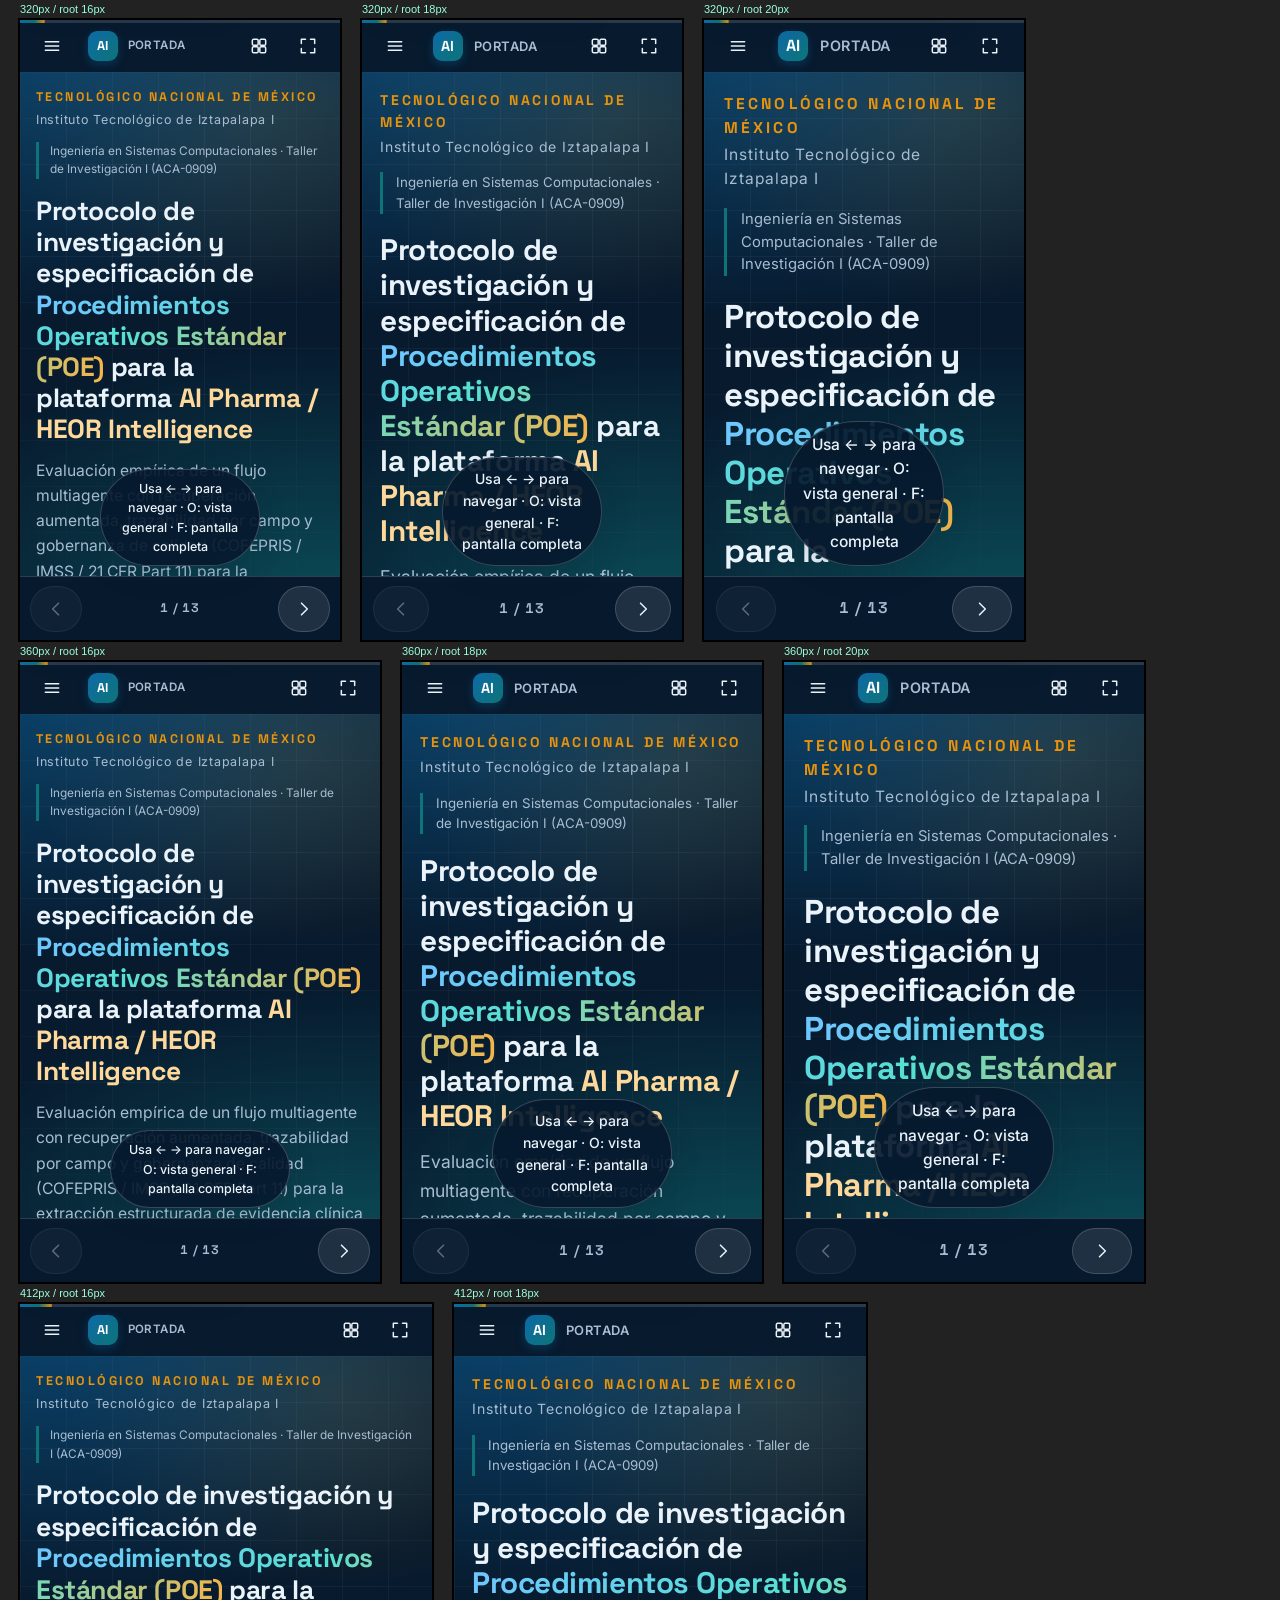
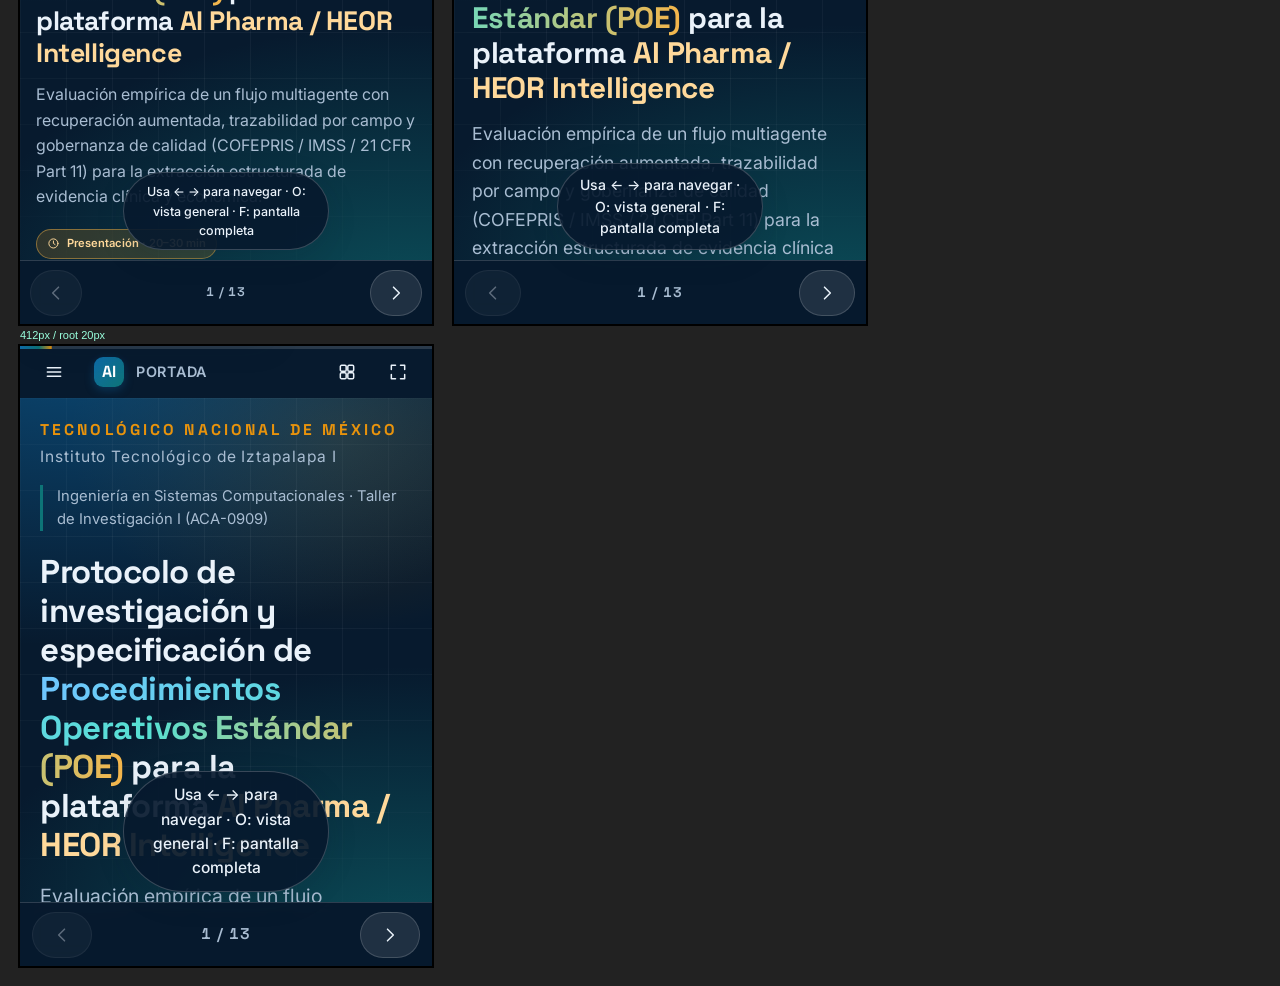
<file: _matrix.html>
<!DOCTYPE html>
<html lang="es"><head><meta charset="UTF-8"><title>Matriz</title>
<style>
 body{margin:0;background:#222;font-family:sans-serif;display:flex;flex-wrap:wrap;gap:18px;padding:18px}
 .cell{position:relative}
 .lbl{position:absolute;top:-15px;left:2px;color:#9fd;font-size:11px;z-index:2}
 iframe{border:2px solid #000;background:#fff;display:block}
</style></head><body>
<div class="cell"><span class="lbl">320px / root 16px</span><iframe src="index.html" data-w="320" data-fs="16" width="320" height="620" style="font-size:16px" title="t"></iframe></div>
<div class="cell"><span class="lbl">320px / root 18px</span><iframe src="index.html" data-w="320" data-fs="18" width="320" height="620" style="font-size:18px" title="t"></iframe></div>
<div class="cell"><span class="lbl">320px / root 20px</span><iframe src="index.html" data-w="320" data-fs="20" width="320" height="620" style="font-size:20px" title="t"></iframe></div>
<div class="cell"><span class="lbl">360px / root 16px</span><iframe src="index.html" data-w="360" data-fs="16" width="360" height="620" style="font-size:16px" title="t"></iframe></div>
<div class="cell"><span class="lbl">360px / root 18px</span><iframe src="index.html" data-w="360" data-fs="18" width="360" height="620" style="font-size:18px" title="t"></iframe></div>
<div class="cell"><span class="lbl">360px / root 20px</span><iframe src="index.html" data-w="360" data-fs="20" width="360" height="620" style="font-size:20px" title="t"></iframe></div>
<div class="cell"><span class="lbl">412px / root 16px</span><iframe src="index.html" data-w="412" data-fs="16" width="412" height="620" style="font-size:16px" title="t"></iframe></div>
<div class="cell"><span class="lbl">412px / root 18px</span><iframe src="index.html" data-w="412" data-fs="18" width="412" height="620" style="font-size:18px" title="t"></iframe></div>
<div class="cell"><span class="lbl">412px / root 20px</span><iframe src="index.html" data-w="412" data-fs="20" width="412" height="620" style="font-size:20px" title="t"></iframe></div>
<script>
 // Esperar carga de cada iframe y fijar font-size raíz dentro
 document.querySelectorAll('iframe').forEach(fr => {
   fr.addEventListener('load', () => {
     try { fr.contentDocument.documentElement.style.fontSize = fr.dataset.fs + 'px'; } catch(e) {}
   });
 });
</script>
</body></html>
</file>
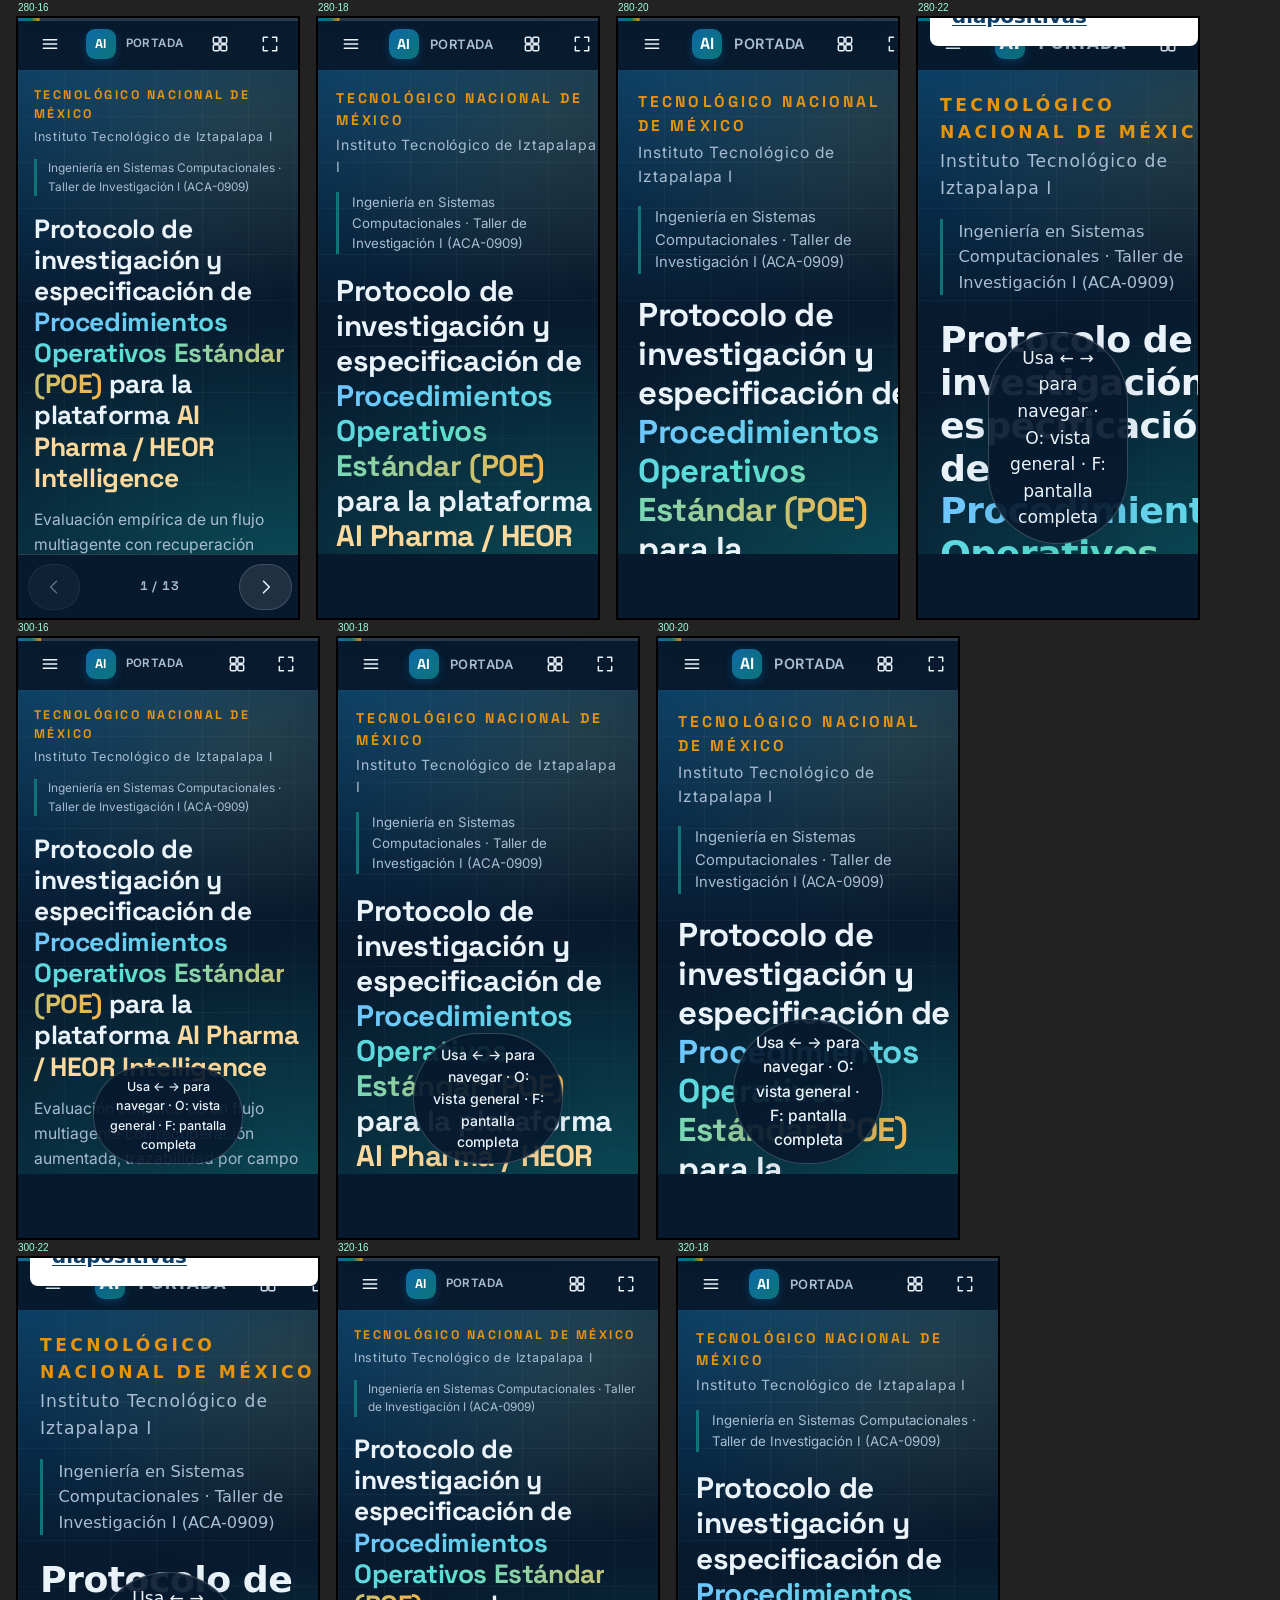
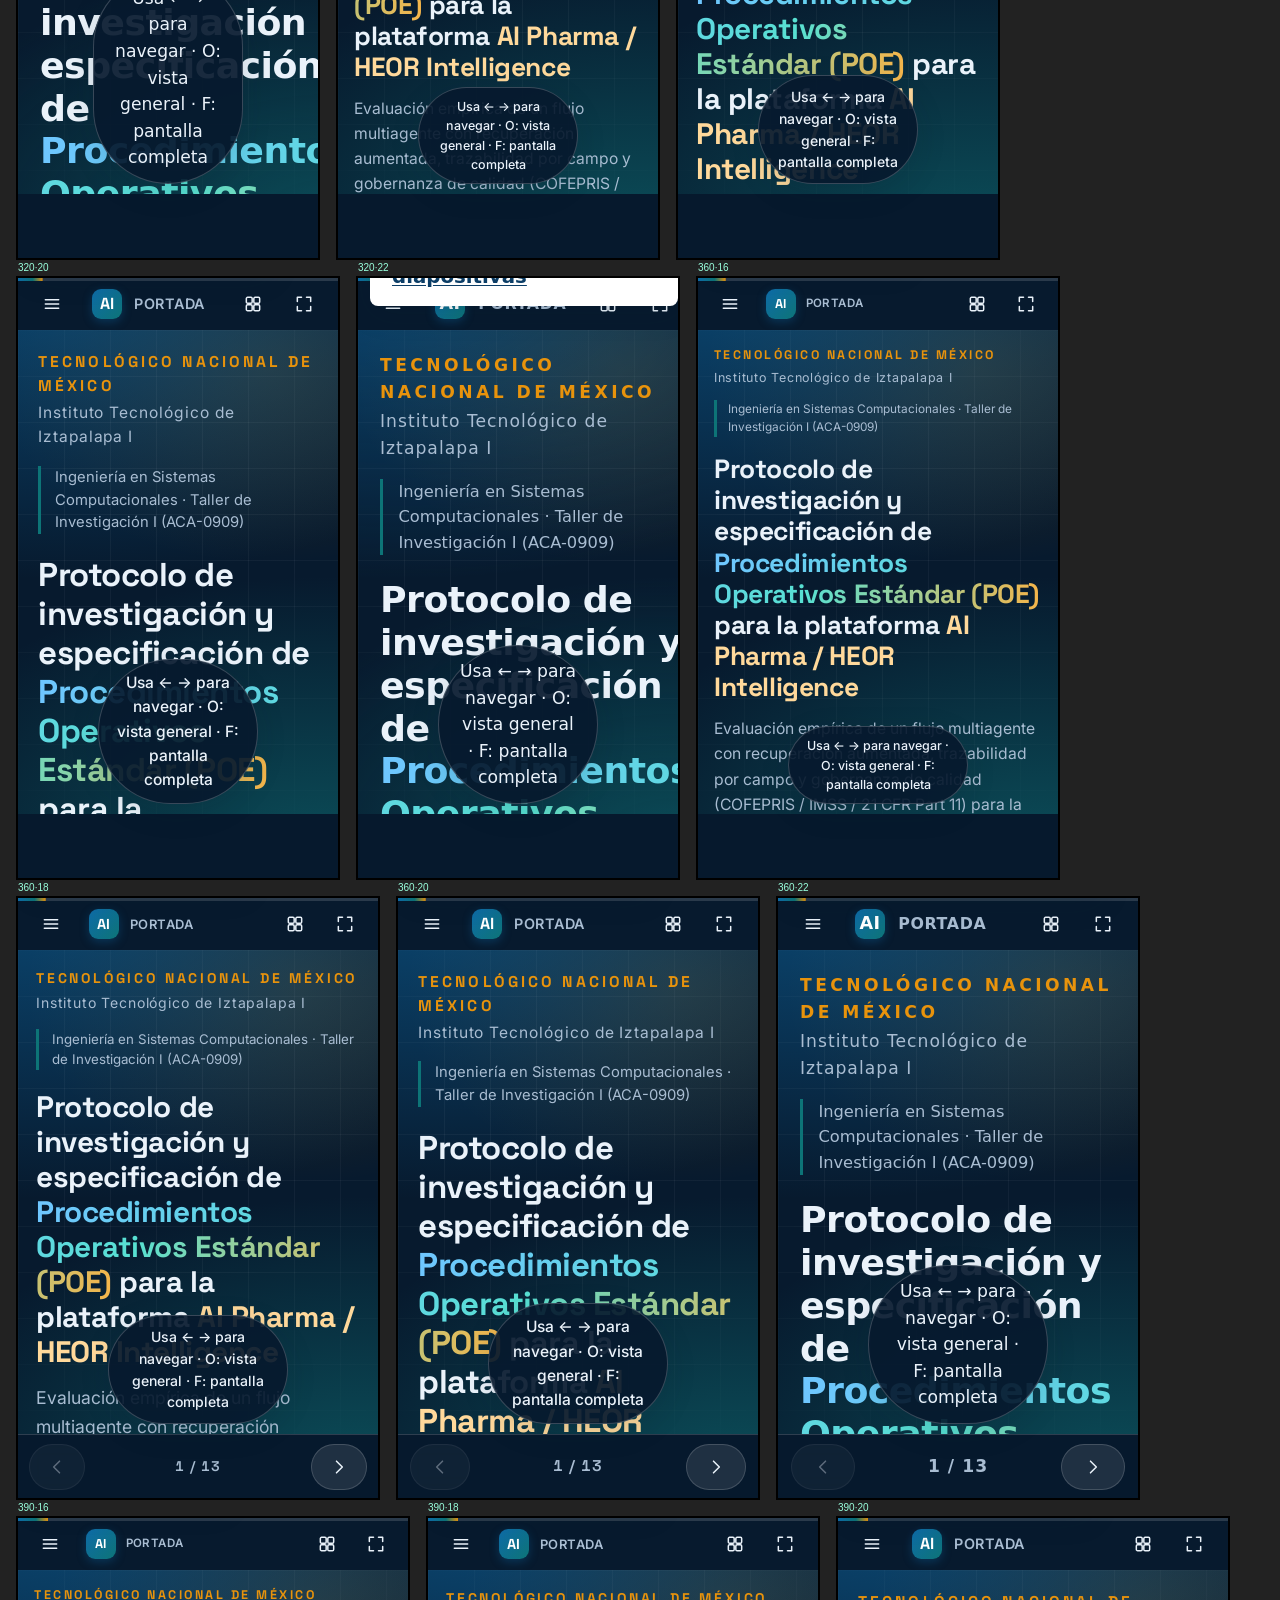
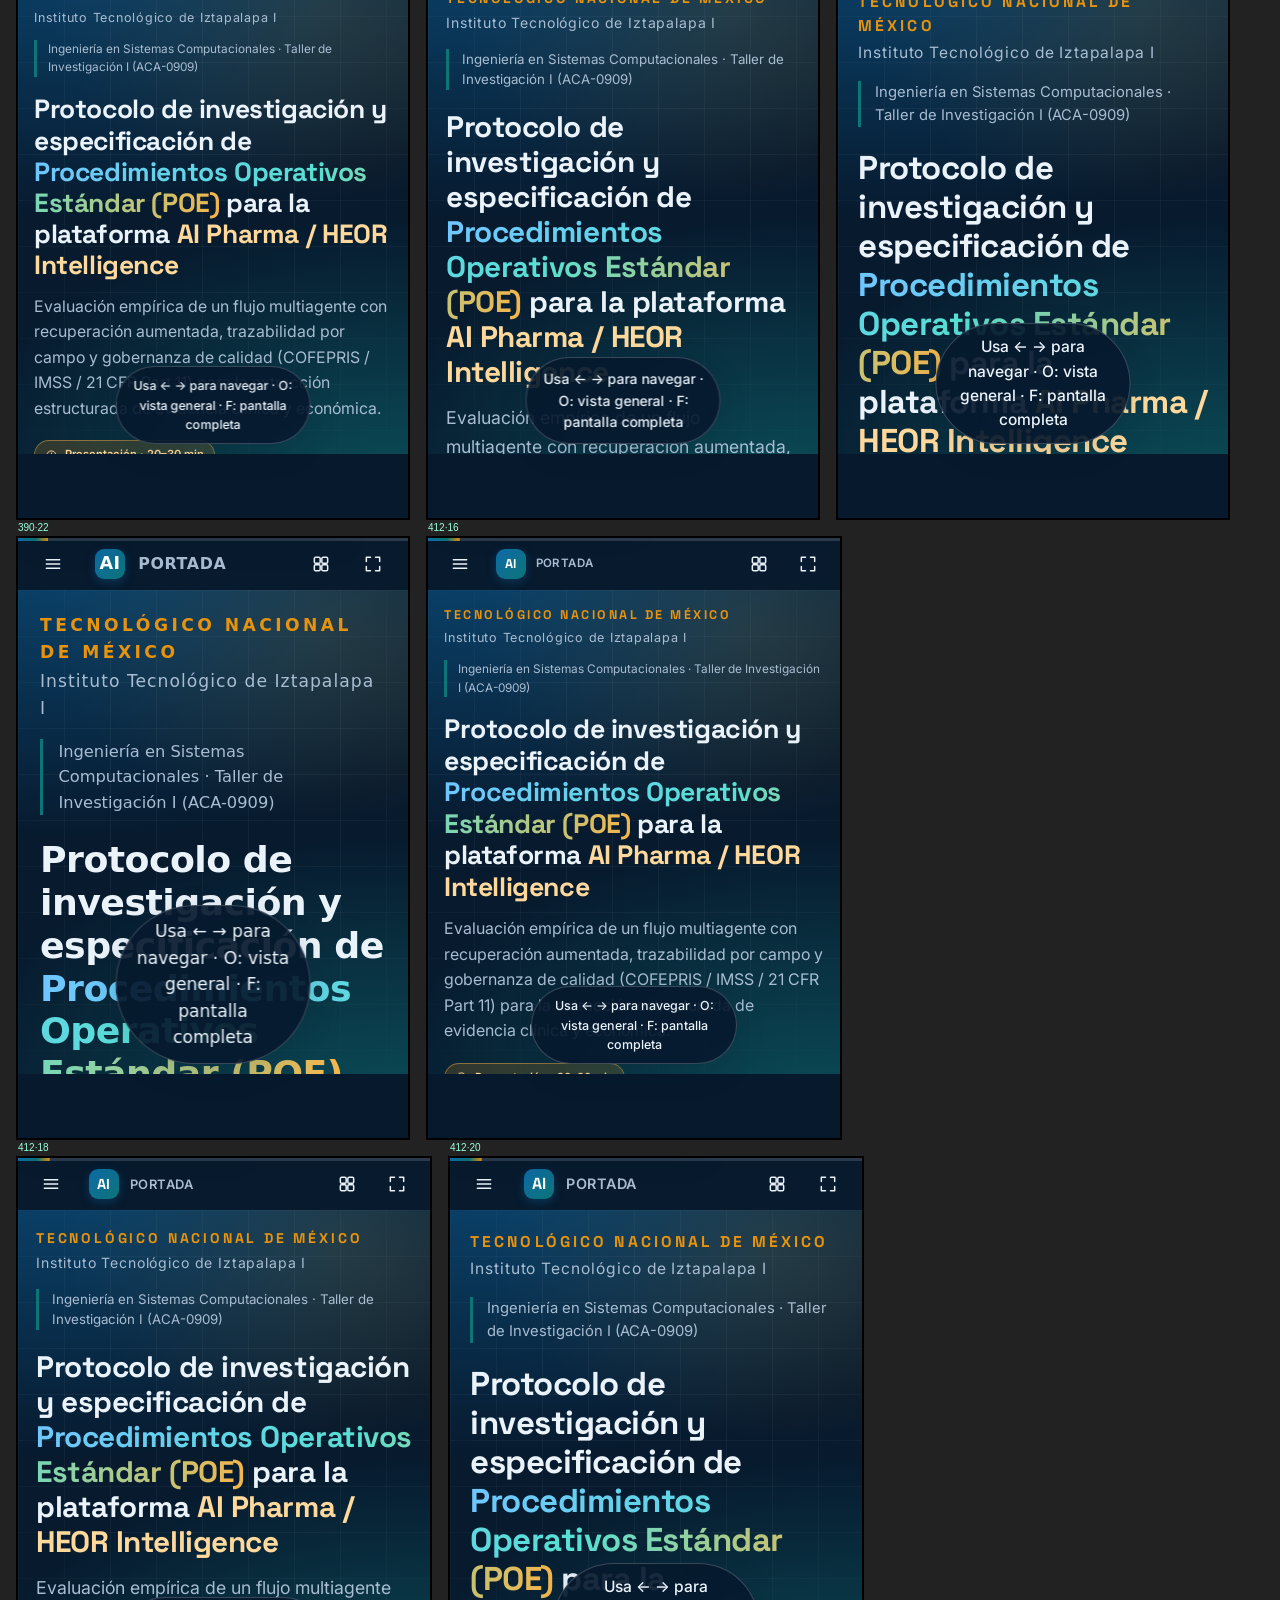
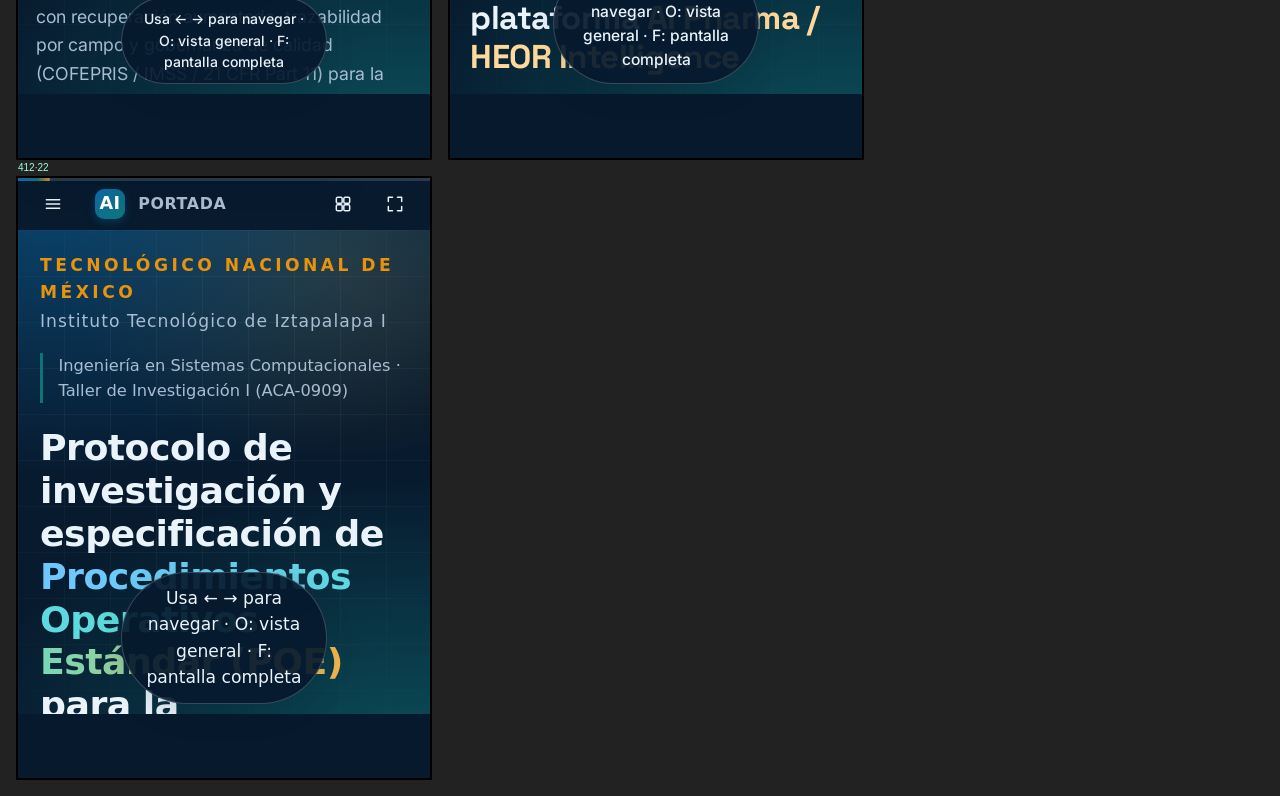
<file: _matrix2.html>
<!DOCTYPE html>
<html lang="es"><head><meta charset="UTF-8"><title>Matriz 2</title>
<style>
 body{margin:0;background:#222;font-family:sans-serif;display:flex;flex-wrap:wrap;gap:16px;padding:16px}
 .cell{position:relative}
 .lbl{position:absolute;top:-14px;left:2px;color:#9fd;font-size:10px;z-index:2}
 iframe{border:2px solid #000;background:#fff;display:block}
</style></head><body>
<div class="cell"><span class="lbl">280·16</span><iframe src="index.html" data-w="280" data-fs="16" width="280" height="600" title="t"></iframe></div>
<div class="cell"><span class="lbl">280·18</span><iframe src="index.html" data-w="280" data-fs="18" width="280" height="600" title="t"></iframe></div>
<div class="cell"><span class="lbl">280·20</span><iframe src="index.html" data-w="280" data-fs="20" width="280" height="600" title="t"></iframe></div>
<div class="cell"><span class="lbl">280·22</span><iframe src="index.html" data-w="280" data-fs="22" width="280" height="600" title="t"></iframe></div>
<div class="cell"><span class="lbl">300·16</span><iframe src="index.html" data-w="300" data-fs="16" width="300" height="600" title="t"></iframe></div>
<div class="cell"><span class="lbl">300·18</span><iframe src="index.html" data-w="300" data-fs="18" width="300" height="600" title="t"></iframe></div>
<div class="cell"><span class="lbl">300·20</span><iframe src="index.html" data-w="300" data-fs="20" width="300" height="600" title="t"></iframe></div>
<div class="cell"><span class="lbl">300·22</span><iframe src="index.html" data-w="300" data-fs="22" width="300" height="600" title="t"></iframe></div>
<div class="cell"><span class="lbl">320·16</span><iframe src="index.html" data-w="320" data-fs="16" width="320" height="600" title="t"></iframe></div>
<div class="cell"><span class="lbl">320·18</span><iframe src="index.html" data-w="320" data-fs="18" width="320" height="600" title="t"></iframe></div>
<div class="cell"><span class="lbl">320·20</span><iframe src="index.html" data-w="320" data-fs="20" width="320" height="600" title="t"></iframe></div>
<div class="cell"><span class="lbl">320·22</span><iframe src="index.html" data-w="320" data-fs="22" width="320" height="600" title="t"></iframe></div>
<div class="cell"><span class="lbl">360·16</span><iframe src="index.html" data-w="360" data-fs="16" width="360" height="600" title="t"></iframe></div>
<div class="cell"><span class="lbl">360·18</span><iframe src="index.html" data-w="360" data-fs="18" width="360" height="600" title="t"></iframe></div>
<div class="cell"><span class="lbl">360·20</span><iframe src="index.html" data-w="360" data-fs="20" width="360" height="600" title="t"></iframe></div>
<div class="cell"><span class="lbl">360·22</span><iframe src="index.html" data-w="360" data-fs="22" width="360" height="600" title="t"></iframe></div>
<div class="cell"><span class="lbl">390·16</span><iframe src="index.html" data-w="390" data-fs="16" width="390" height="600" title="t"></iframe></div>
<div class="cell"><span class="lbl">390·18</span><iframe src="index.html" data-w="390" data-fs="18" width="390" height="600" title="t"></iframe></div>
<div class="cell"><span class="lbl">390·20</span><iframe src="index.html" data-w="390" data-fs="20" width="390" height="600" title="t"></iframe></div>
<div class="cell"><span class="lbl">390·22</span><iframe src="index.html" data-w="390" data-fs="22" width="390" height="600" title="t"></iframe></div>
<div class="cell"><span class="lbl">412·16</span><iframe src="index.html" data-w="412" data-fs="16" width="412" height="600" title="t"></iframe></div>
<div class="cell"><span class="lbl">412·18</span><iframe src="index.html" data-w="412" data-fs="18" width="412" height="600" title="t"></iframe></div>
<div class="cell"><span class="lbl">412·20</span><iframe src="index.html" data-w="412" data-fs="20" width="412" height="600" title="t"></iframe></div>
<div class="cell"><span class="lbl">412·22</span><iframe src="index.html" data-w="412" data-fs="22" width="412" height="600" title="t"></iframe></div>
<script>
 document.querySelectorAll('iframe').forEach(fr => {
   fr.addEventListener('load', () => {
     try {
       const d = fr.contentDocument;
       d.documentElement.style.fontSize = fr.dataset.fs + 'px';
       // variante B: bloquear fuentes Google forzando fallback del sistema
       if (fr.dataset.fs === '22') {
         const st = d.createElement('style');
         st.textContent = '* { font-family: system-ui, sans-serif !important; } .mono { font-family: ui-monospace, monospace !important; }';
         d.head.appendChild(st);
       }
     } catch(e) {}
   });
 });
</script>
</body></html>
</file>
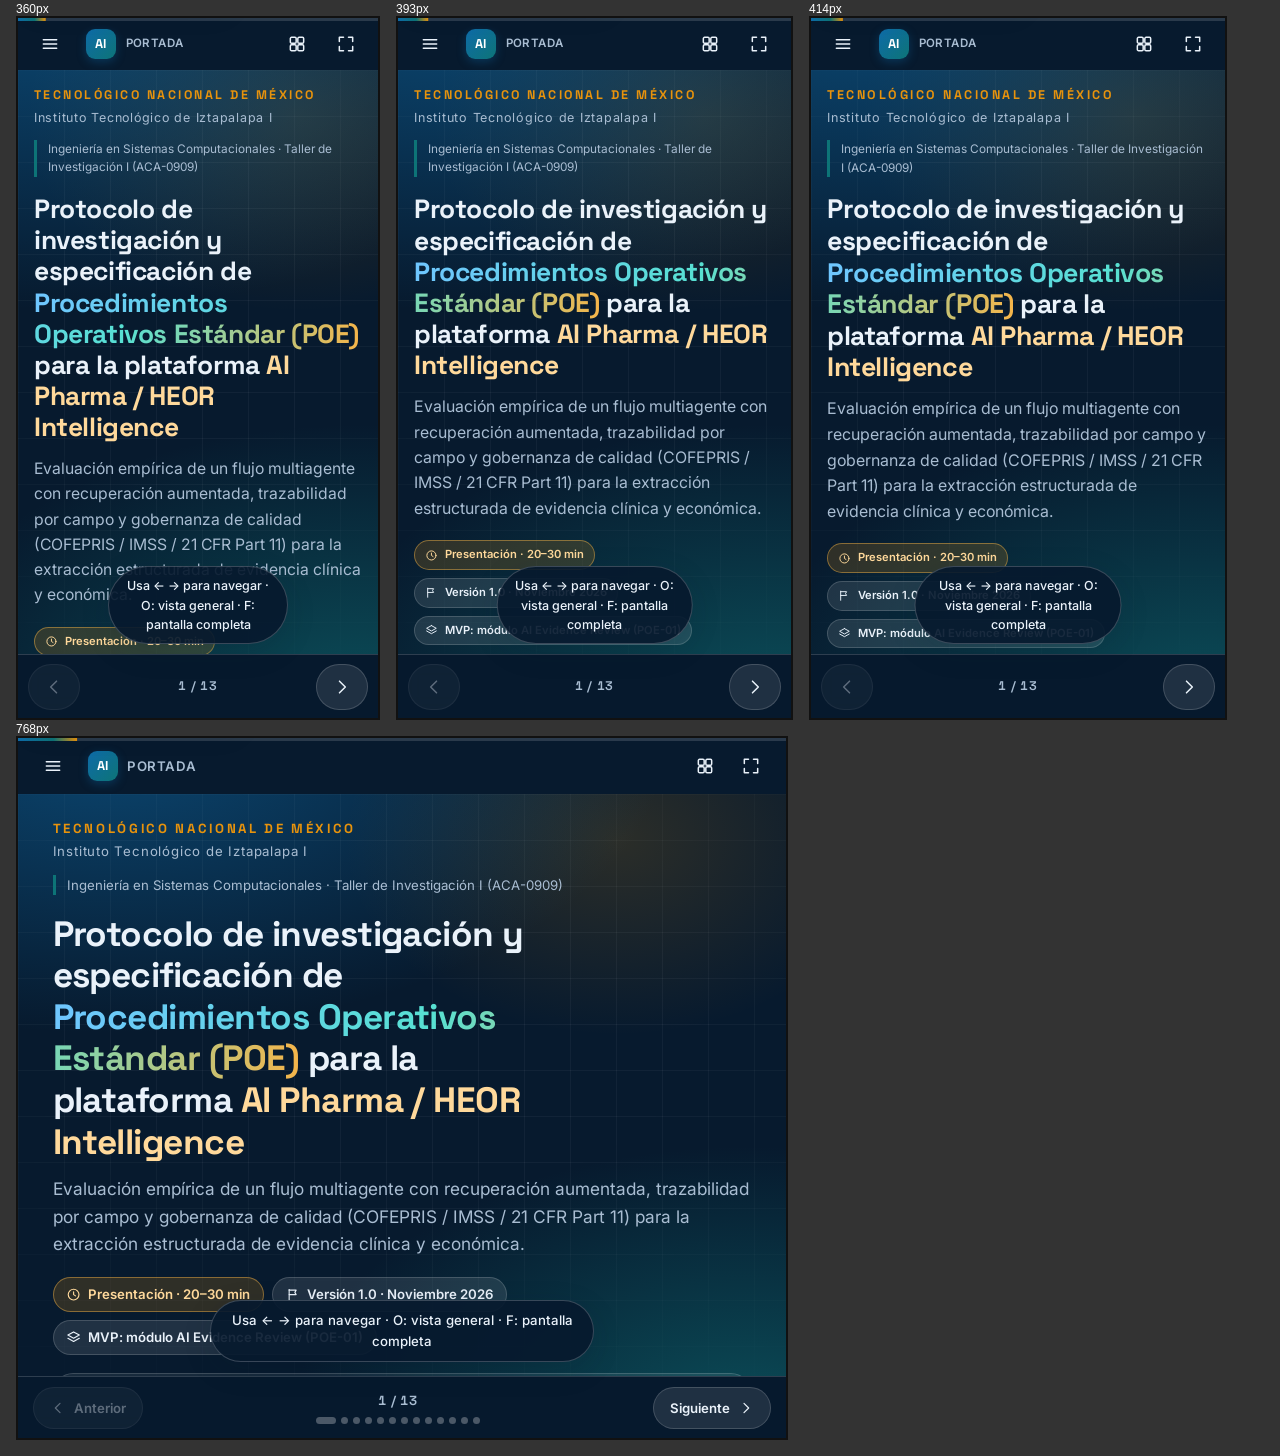
<file: _measure.html>
<!DOCTYPE html>
<html lang="es"><head><meta charset="UTF-8"><title>Banco de medición</title>
<style>
 body{margin:0;background:#333;font-family:sans-serif;display:flex;flex-wrap:wrap;gap:16px;padding:16px}
 .dev{position:relative}
 .lbl{position:absolute;top:-14px;left:0;color:#fff;font-size:12px}
 iframe{border:2px solid #111;background:#fff;display:block}
</style></head><body>
  <div class="dev" data-w="360"><span class="lbl">360px</span><iframe src="index.html" width="360" height="700" title="360"></iframe></div>
  <div class="dev" data-w="393"><span class="lbl">393px</span><iframe src="index.html" width="393" height="700" title="393"></iframe></div>
  <div class="dev" data-w="414"><span class="lbl">414px</span><iframe src="index.html" width="414" height="700" title="414"></iframe></div>
  <div class="dev" data-w="768"><span class="lbl">768px</span><iframe src="index.html" width="768" height="700" title="768"></iframe></div>
</body></html>
</file>
<file: css/styles.css>
/* =========================================================
   AI Pharma / HEOR Intelligence — Presentación
   Diseño: paleta análoga azul→teal + acento ámbar complementario
   Regla 60-30-10 · contraste WCAG AA · mobile-first responsive
   ========================================================= */

/* ---------- 1. Tokens de diseño ---------- */
:root {
  /* Superficies y texto (60 % — neutros fríos) */
  --c-bg:            #f4f7fb;
  --c-surface:       #ffffff;
  --c-surface-2:     #eaf1f8;
  --c-ink:           #0c1b2a;
  --c-ink-soft:      #2e4257;
  --c-muted:         #4a5f73;   /* ≥ 5.6:1 sobre blanco */
  --c-line:          #d7e2ee;
  --c-line-soft:     #e6edf5;

  /* Primario (30 % — azul confianza clínica) */
  --c-navy:          #0b3d66;
  --c-navy-deep:     #071a2e;
  --c-blue:          #0e6ba8;
  --c-blue-soft:     #e3eefa;

  /* Secundario análogo — teal salud */
  --c-teal:          #0d7477;   /* AA verificado: ≥ 4.88:1 sobre todas las superficies claras */
  --c-teal-soft:     #dcf1f0;

  /* Acento (10 % — ámbar complementario, jerarquía y CTA) */
  --c-amber:         #e8930c;
  --c-amber-ink:     #8a5205;
  --c-amber-soft:    #fdf1dd;

  /* Semánticos */
  --c-ok:            #157a44;
  --c-ok-soft:       #e2f4ea;
  --c-danger:        #b3352e;
  --c-danger-soft:   #fbe9e7;
  --c-violet:        #6b4fbb;
  --c-violet-soft:   #eee9fb;

  /* Tema oscuro (portada) */
  --d-bg:            #071a2e;
  --d-surface:       rgba(255, 255, 255, .07);
  --d-line:          rgba(255, 255, 255, .16);
  --d-text:          #eaf2fa;
  --d-muted:         #a9bdd2;

  /* Tipografía */
  --f-body:    "Inter", system-ui, -apple-system, "Segoe UI", Roboto, sans-serif;
  --f-display: "Space Grotesk", "Inter", system-ui, sans-serif;

  /* Escala fluida */
  --fs-h1:  clamp(1.65rem, 1.05rem + 2.4vw, 2.75rem);
  --fs-h2:  clamp(1.4rem, 1rem + 1.9vw, 2.3rem);
  --fs-h3:  clamp(1rem, .92rem + .35vw, 1.16rem);
  --fs-lead:clamp(.98rem, .9rem + .38vw, 1.16rem);
  --fs-body:clamp(.9rem, .85rem + .25vw, 1.02rem);
  --fs-small:clamp(.78rem, .74rem + .18vw, .875rem);
  --fs-tiny: clamp(.7rem, .66rem + .15vw, .78rem);

  /* Espaciado y formas */
  --sp-1: .35rem; --sp-2: .6rem; --sp-3: .9rem; --sp-4: 1.3rem;
  --sp-5: 1.8rem; --sp-6: 2.4rem;
  --r-sm: 8px; --r-md: 14px; --r-lg: 20px; --r-full: 999px;
  --shadow-1: 0 1px 2px rgba(11, 61, 102, .06), 0 4px 14px rgba(11, 61, 102, .07);
  --shadow-2: 0 8px 30px rgba(7, 26, 46, .14);
  --shadow-3: 0 18px 55px rgba(7, 26, 46, .30);

  /* Movimiento */
  --ease: cubic-bezier(.22, .68, .32, 1);
  --t-fast: .18s var(--ease);
  --t-med:  .34s var(--ease);

  /* Layout */
  --topbar-h: 56px;
  --navbar-h: 62px;
}

/* ---------- 2. Reset y base ---------- */
*, *::before, *::after { box-sizing: border-box; }

/* El atributo [hidden] debe ganar SIEMPRE: sin esta regla, cualquier regla
   de autor con display (flex/grid) lo anula y deja paneles invisibles
   (menú y vista general) cubriendo la pantalla, bloqueando clics, scroll,
   touch y swipe. */
[hidden] { display: none !important; }

html { -webkit-text-size-adjust: 100%; }

body {
  margin: 0;
  font-family: var(--f-body);
  font-size: var(--fs-body);
  line-height: 1.55;
  color: var(--c-ink);
  background: var(--d-bg);
  overflow: hidden;
  -webkit-font-smoothing: antialiased;
  text-rendering: optimizeLegibility;
}

h1, h2, h3, h4 { font-family: var(--f-display); line-height: 1.18; margin: 0; font-weight: 600; }
p { margin: 0; }
ul, ol { margin: 0; padding: 0; }
li { list-style: none; }
a { color: var(--c-blue); text-underline-offset: 2px; }
a:hover { color: var(--c-navy); }
em { font-style: italic; }
strong { font-weight: 650; }
sub { font-size: .7em; }

.sprite { position: absolute; width: 0; height: 0; overflow: hidden; }
.icon {
  width: 1.15em; height: 1.15em;
  fill: none; stroke: currentColor;
  stroke-width: 1.8; stroke-linecap: round; stroke-linejoin: round;
  flex: none; vertical-align: -.18em;
}
.mono {
  font-family: ui-monospace, "SF Mono", "Cascadia Code", Menlo, Consolas, monospace;
  font-size: .9em; background: var(--c-surface-2);
  border: 1px solid var(--c-line-soft); border-radius: 5px;
  padding: .08em .4em; color: var(--c-navy); white-space: nowrap;
}

/* Accesibilidad */
:focus-visible {
  outline: 3px solid var(--c-amber);
  outline-offset: 2px;
  border-radius: 4px;
}
.skip-link {
  position: fixed; top: -60px; left: 12px; z-index: 200;
  background: var(--c-surface); color: var(--c-navy);
  padding: .6rem 1rem; border-radius: 0 0 var(--r-sm) var(--r-sm);
  font-weight: 600; box-shadow: var(--shadow-2);
  transition: top var(--t-fast);
}
.skip-link:focus { top: 0; }
.sr-only {
  position: absolute; width: 1px; height: 1px; padding: 0; margin: -1px;
  overflow: hidden; clip: rect(0 0 0 0); white-space: nowrap; border: 0;
}

@media (prefers-reduced-motion: reduce) {
  *, *::before, *::after {
    animation-duration: .01ms !important;
    animation-iteration-count: 1 !important;
    transition-duration: .01ms !important;
    scroll-behavior: auto !important;
  }
}

/* ---------- 3. Estructura del deck ---------- */
.deck {
  display: grid;
  grid-template-rows: var(--topbar-h) 1fr var(--navbar-h);
  height: 100vh;
  height: 100dvh;
  background: var(--c-bg);
  transition: background-color .45s var(--ease);
  position: relative;
  overflow: hidden;
}
.deck[data-theme="dark"] { background: var(--d-bg); }

/* ---------- 4. Barra de progreso ---------- */
.progress {
  position: absolute; top: 0; left: 0; right: 0; height: 3px;
  background: rgba(11, 61, 102, .12); z-index: 40;
}
.deck[data-theme="dark"] .progress { background: rgba(255, 255, 255, .14); }
.progress__bar {
  height: 100%; width: 100%;
  transform-origin: 0 50%;
  transform: scaleX(0);
  background: linear-gradient(90deg, var(--c-blue), var(--c-teal) 60%, var(--c-amber));
  transition: transform .45s var(--ease);
}

/* ---------- 5. Barra superior ---------- */
.topbar {
  display: flex; align-items: center; gap: var(--sp-3);
  padding: 0 clamp(.6rem, 2vw, 1.2rem);
  position: relative; z-index: 30;
  color: var(--c-ink);
  transition: color var(--t-med);
}
.deck[data-theme="dark"] .topbar { color: var(--d-text); }

.topbar__brand { display: flex; align-items: center; gap: .6rem; min-width: 0; }
.brand-mark {
  display: grid; place-items: center;
  width: 30px; height: 30px; border-radius: 9px;
  font-family: var(--f-display); font-weight: 700; font-size: .8rem;
  letter-spacing: .02em; color: #fff;
  background: linear-gradient(135deg, var(--c-blue), var(--c-teal));
  box-shadow: 0 3px 10px rgba(14, 107, 168, .35);
  flex: none;
}
.topbar__section {
  font-size: var(--fs-small); font-weight: 600;
  letter-spacing: .04em; text-transform: uppercase;
  color: var(--c-muted); white-space: nowrap;
  overflow: hidden; text-overflow: ellipsis;
  transition: color var(--t-med);
}
.deck[data-theme="dark"] .topbar__section { color: var(--d-muted); }

.topbar__actions { display: flex; gap: .35rem; margin-left: auto; }

.icon-btn {
  display: grid; place-items: center;
  width: 40px; height: 40px; padding: 0;
  border: 1px solid transparent; border-radius: var(--r-sm);
  background: transparent; color: inherit; cursor: pointer;
  transition: background var(--t-fast), border-color var(--t-fast), transform var(--t-fast);
}
.icon-btn .icon { width: 20px; height: 20px; }
.icon-btn:hover { background: rgba(11, 61, 102, .08); border-color: var(--c-line); }
.deck[data-theme="dark"] .icon-btn:hover { background: rgba(255, 255, 255, .12); border-color: var(--d-line); }
.icon-btn:active { transform: scale(.94); }

/* icono de pantalla completa: alterna expand/compress */
.icon--compress { display: none; }
.deck:has(#btn-fullscreen[aria-pressed="true"]) .icon--expand { display: none; }
.deck:has(#btn-fullscreen[aria-pressed="true"]) .icon--compress { display: block; }

/* ---------- 6. Contenedor de diapositivas ---------- */
.slides {
  position: relative;
  overflow: hidden;
  outline: none;
}

.slide {
  position: absolute; inset: 0;
  overflow-y: auto; overflow-x: hidden;
  -webkit-overflow-scrolling: touch;
  /* El scroll vertical es del navegador; el gesto horizontal es nuestro (swipe) */
  touch-action: pan-y pinch-zoom;
  padding: clamp(1.1rem, 3.2vw, 2.6rem) clamp(1.1rem, 4.5vw, 3.4rem) clamp(1.4rem, 3vw, 2.4rem);
  background: var(--c-bg);
  opacity: 0; visibility: hidden; pointer-events: none;
  transition: opacity .38s var(--ease), visibility .38s;
  scrollbar-width: thin;
  scrollbar-color: var(--c-line) transparent;
}
.slide::-webkit-scrollbar { width: 8px; height: 8px; }
.slide::-webkit-scrollbar-thumb { background: var(--c-line); border-radius: 8px; }
.slide.is-active { opacity: 1; visibility: visible; pointer-events: auto; }

.slide__inner {
  max-width: 1180px;
  margin: 0 auto;
  min-height: 100%;
  display: flex; flex-direction: column;
  gap: clamp(.9rem, 2.2vw, 1.7rem);
  justify-content: center;
}

/* Animación de entrada escalonada */
.stagger > * { opacity: 0; }
.slide.is-active .stagger > * { animation: rise .6s var(--ease) both; }
.slide.is-active .stagger > *:nth-child(1) { animation-delay: .04s; }
.slide.is-active .stagger > *:nth-child(2) { animation-delay: .13s; }
.slide.is-active .stagger > *:nth-child(3) { animation-delay: .22s; }
.slide.is-active .stagger > *:nth-child(4) { animation-delay: .31s; }
.slide.is-active .stagger > *:nth-child(5) { animation-delay: .40s; }
.slide.is-active .stagger > *:nth-child(6) { animation-delay: .49s; }
.slide.is-active .stagger > *:nth-child(n+7) { animation-delay: .55s; }

@keyframes rise {
  from { opacity: 0; transform: translateY(16px); }
  to   { opacity: 1; transform: none; }
}

/* ---------- 7. Cabeceras de diapositiva ---------- */
.slide__head { display: grid; gap: .5rem; }

.kicker {
  font-family: var(--f-display);
  font-size: var(--fs-small); font-weight: 600;
  letter-spacing: .14em; text-transform: uppercase;
  color: var(--c-teal);
}
.slide__title {
  font-size: var(--fs-h2);
  color: var(--c-navy);
  max-width: 24ch;
  position: relative;
  padding-bottom: .55rem;
}
.slide__title::after {
  content: "";
  position: absolute; left: 0; bottom: 0;
  width: 64px; height: 4px; border-radius: 4px;
  background: linear-gradient(90deg, var(--c-amber), var(--c-teal));
}
.slide__lead {
  font-size: var(--fs-lead);
  color: var(--c-ink-soft);
  max-width: 78ch;
}

/* ---------- 8. Barra de navegación inferior ---------- */
.navbar {
  display: flex; align-items: center; justify-content: space-between;
  gap: var(--sp-3);
  padding: 0 clamp(.6rem, 2vw, 1.2rem);
  border-top: 1px solid var(--c-line-soft);
  background: rgba(255, 255, 255, .82);
  backdrop-filter: blur(10px);
  -webkit-backdrop-filter: blur(10px);
  position: relative; z-index: 30;
  transition: background var(--t-med), border-color var(--t-med);
}
.deck[data-theme="dark"] .navbar {
  background: rgba(7, 26, 46, .75);
  border-top-color: var(--d-line);
}

.nav-btn {
  display: inline-flex; align-items: center; gap: .45rem;
  min-height: 42px; padding: 0 1rem;
  font-family: var(--f-body); font-size: var(--fs-small); font-weight: 600;
  color: var(--c-navy); background: var(--c-surface);
  border: 1px solid var(--c-line); border-radius: var(--r-full);
  cursor: pointer;
  transition: transform var(--t-fast), box-shadow var(--t-fast),
              background var(--t-fast), color var(--t-fast), opacity var(--t-fast);
}
.nav-btn .icon { width: 16px; height: 16px; }
.nav-btn:hover:not(:disabled) { transform: translateY(-1px); box-shadow: var(--shadow-1); background: var(--c-blue-soft); }
.nav-btn:active:not(:disabled) { transform: translateY(0); }
.nav-btn:disabled { opacity: .38; cursor: not-allowed; }
.deck[data-theme="dark"] .nav-btn {
  background: rgba(255, 255, 255, .1); border-color: var(--d-line); color: var(--d-text);
}
.deck[data-theme="dark"] .nav-btn:hover:not(:disabled) { background: rgba(255, 255, 255, .18); }

.navbar__center { display: flex; flex-direction: column; align-items: center; gap: .3rem; min-width: 0; }
.counter {
  font-family: var(--f-display);
  font-size: var(--fs-small); font-weight: 600;
  letter-spacing: .06em; color: var(--c-muted); font-variant-numeric: tabular-nums;
  transition: color var(--t-med);
}
.deck[data-theme="dark"] .counter { color: var(--d-muted); }

.dots { display: flex; gap: 5px; }
.dot {
  width: 7px; height: 7px; padding: 0;
  border: 0; border-radius: var(--r-full);
  background: var(--c-line); cursor: pointer;
  transition: transform var(--t-fast), background var(--t-fast), width var(--t-fast);
}
.dot:hover { background: var(--c-blue); transform: scale(1.3); }
.dot[aria-selected="true"] { background: linear-gradient(90deg, var(--c-blue), var(--c-teal)); width: 20px; }
.deck[data-theme="dark"] .dot { background: rgba(255, 255, 255, .28); }

/* ---------- 9. Portada ---------- */
.slide--cover { background: var(--d-bg); color: var(--d-text); }
.cover-glow {
  position: absolute; inset: 0; pointer-events: none;
  background:
    radial-gradient(900px 480px at 12% -10%, rgba(14, 107, 168, .55), transparent 62%),
    radial-gradient(760px 460px at 95% 108%, rgba(15, 127, 130, .5), transparent 60%),
    radial-gradient(420px 300px at 78% 8%, rgba(232, 147, 12, .16), transparent 65%);
}
.slide--cover::after {
  content: ""; position: absolute; inset: 0; pointer-events: none;
  background-image:
    linear-gradient(rgba(255, 255, 255, .045) 1px, transparent 1px),
    linear-gradient(90deg, rgba(255, 255, 255, .045) 1px, transparent 1px);
  background-size: 46px 46px;
  mask-image: radial-gradient(120% 90% at 50% 40%, #000 30%, transparent 85%);
  -webkit-mask-image: radial-gradient(120% 90% at 50% 40%, #000 30%, transparent 85%);
}
.slide--cover .slide__inner { position: relative; z-index: 1; gap: clamp(1rem, 2.4vw, 1.8rem); }

.cover__main { display: grid; gap: .8rem; }
.cover__inst { display: grid; gap: .15rem; }
.cover__inst-main {
  font-family: var(--f-display); font-weight: 700;
  font-size: var(--fs-small); letter-spacing: .2em; text-transform: uppercase;
  color: var(--c-amber);
}
.cover__inst-sub { font-size: var(--fs-small); color: var(--d-muted); letter-spacing: .06em; }
.cover__course {
  font-size: var(--fs-small); color: var(--d-muted);
  border-left: 3px solid var(--c-teal); padding-left: .7rem;
}
.cover__title {
  font-size: var(--fs-h1); font-weight: 700;
  letter-spacing: -.015em; max-width: 22ch; margin-top: .3rem;
}
.cover__title .grad {
  background: linear-gradient(92deg, #6fc6ff, #57e0d2 55%, #f5b54a);
  -webkit-background-clip: text; background-clip: text; color: transparent;
}
.cover__title em { font-style: normal; color: #ffd99b; }
.cover__subtitle {
  font-size: var(--fs-lead); color: var(--d-muted);
  max-width: 72ch; line-height: 1.6;
}
.cover__badges { display: flex; flex-wrap: wrap; gap: .5rem; margin-top: .4rem; }

.pill {
  display: inline-flex; align-items: center; gap: .4rem;
  font-size: var(--fs-small); font-weight: 600;
  padding: .38rem .8rem; border-radius: var(--r-full);
  background: rgba(255, 255, 255, .1); color: var(--d-text);
  border: 1px solid var(--d-line);
}
.pill--accent {
  background: rgba(232, 147, 12, .18);
  border-color: rgba(245, 181, 74, .45); color: #ffd99b;
}
.pill--mini { font-size: var(--fs-tiny); padding: .2rem .6rem; background: var(--c-surface-2); color: var(--c-navy); border: 1px solid var(--c-line); }
.pill--accent.pill--mini { background: var(--c-amber-soft); color: var(--c-amber-ink); border-color: #f3ddb6; }

.cover__team {
  background: var(--d-surface);
  border: 1px solid var(--d-line);
  border-radius: var(--r-lg);
  padding: clamp(1rem, 2.5vw, 1.6rem);
  backdrop-filter: blur(8px);
  -webkit-backdrop-filter: blur(8px);
}
.cover__team-title {
  font-size: var(--fs-small); font-weight: 600;
  letter-spacing: .12em; text-transform: uppercase;
  color: var(--d-muted); margin-bottom: .9rem;
}
.team-list {
  display: grid; grid-template-columns: repeat(auto-fit, minmax(180px, 1fr));
  gap: .7rem;
}
.team-card {
  display: flex; align-items: center; gap: .7rem;
  background: rgba(255, 255, 255, .06);
  border: 1px solid rgba(255, 255, 255, .1);
  border-radius: var(--r-md); padding: .65rem .8rem;
  transition: transform var(--t-fast), background var(--t-fast);
}
.team-card:hover { transform: translateY(-2px); background: rgba(255, 255, 255, .1); }
.team-card__initials {
  display: grid; place-items: center; flex: none;
  width: 38px; height: 38px; border-radius: 50%;
  font-family: var(--f-display); font-weight: 700; font-size: .8rem; color: #062033;
  background: linear-gradient(135deg, #7fd1de, #f5b54a);
}
.team-card__name { font-size: var(--fs-small); line-height: 1.35; color: var(--d-text); }
.cover__advisor {
  position: relative;
  display: block;
  margin-top: .9rem; padding-top: .9rem; padding-left: 1.75rem;
  border-top: 1px dashed rgba(255, 255, 255, .2);
  font-size: var(--fs-small); color: var(--d-muted);
}
.cover__advisor .icon {
  position: absolute; left: 0; top: calc(.9rem + .2em);
  width: 1.15em; height: 1.15em; color: #7fd1de;
}
.cover__advisor strong { color: var(--d-text); }

/* ---------- 10. Rejillas y tarjetas ---------- */
.grid { display: grid; gap: clamp(.7rem, 1.6vw, 1.15rem); }
.grid--2 { grid-template-columns: repeat(2, 1fr); }
.grid--3 { grid-template-columns: repeat(3, 1fr); }
.grid--4 { grid-template-columns: repeat(4, 1fr); }
.grid--5 { grid-template-columns: repeat(5, 1fr); }

.card {
  position: relative;
  background: var(--c-surface);
  border: 1px solid var(--c-line);
  border-radius: var(--r-md);
  padding: clamp(.9rem, 1.8vw, 1.25rem);
  box-shadow: var(--shadow-1);
  display: grid; gap: .5rem; align-content: start;
  transition: transform var(--t-fast), box-shadow var(--t-fast), border-color var(--t-fast);
}
.card:hover { transform: translateY(-3px); box-shadow: var(--shadow-2); border-color: #bfd2e6; }
.card__icon {
  display: grid; place-items: center;
  width: 40px; height: 40px; border-radius: 11px;
  background: var(--c-blue-soft); color: var(--c-blue);
}
.card__icon .icon { width: 21px; height: 21px; }
.card__title { font-size: var(--fs-h3); color: var(--c-navy); }
.card__text { font-size: var(--fs-body); color: var(--c-ink-soft); }
.card__ref { font-size: var(--fs-tiny); color: var(--c-muted); font-style: italic; }

.card--danger { border-top: 3px solid var(--c-danger); }
.card--danger .card__icon { background: var(--c-danger-soft); color: var(--c-danger); }
.card--warn { border-top: 3px solid var(--c-amber); }
.card--warn .card__icon { background: var(--c-amber-soft); color: var(--c-amber-ink); }
.card--info { border-top: 3px solid var(--c-blue); }
.card--ok { border-top: 3px solid var(--c-ok); }
.card--ok .card__icon { background: var(--c-ok-soft); color: var(--c-ok); }

/* ---------- 11. Paneles, listas y llamadas ---------- */
.panel {
  background: var(--c-surface);
  border: 1px solid var(--c-line);
  border-radius: var(--r-lg);
  padding: clamp(1rem, 2.2vw, 1.5rem);
  box-shadow: var(--shadow-1);
  display: grid; gap: .85rem; align-content: start;
}
.panel__title {
  display: flex; align-items: center; gap: .5rem;
  font-size: var(--fs-h3); color: var(--c-navy);
}
.panel__title .icon { color: var(--c-teal); width: 1.2em; height: 1.2em; }
.panel__text { color: var(--c-ink-soft); }

.checklist { display: grid; gap: .55rem; }
.checklist li {
  position: relative; padding-left: 1.6rem;
  color: var(--c-ink-soft); font-size: var(--fs-body);
}
.checklist li::before {
  content: ""; position: absolute; left: 0; top: .34em;
  width: .95rem; height: .95rem; border-radius: 50%;
  background: var(--c-teal-soft);
  box-shadow: inset 0 0 0 4.5px var(--c-teal);
}
.note {
  font-size: var(--fs-small); color: var(--c-ink-soft);
  background: var(--c-surface-2); border-left: 3px solid var(--c-teal);
  border-radius: 0 var(--r-sm) var(--r-sm) 0;
  padding: .6rem .85rem;
}
/* Bloque con icono absoluto: el texto fluye como caja de texto normal
   (evita que flex convierta cada trozo de texto en un ítem separado) */
.note--inline { display: block; position: relative; padding-left: 1.85rem; }
.note--inline .icon {
  position: absolute; left: .65rem; top: .72rem;
  width: 1.05em; height: 1.05em; color: var(--c-teal); margin: 0;
}

.chips { display: flex; flex-wrap: wrap; gap: .45rem; }
.chip {
  font-size: var(--fs-small); font-weight: 500;
  background: var(--c-blue-soft); color: var(--c-navy);
  border: 1px solid #cfe1f5; border-radius: var(--r-full);
  padding: .3rem .75rem;
  transition: transform var(--t-fast), background var(--t-fast);
}
.chip:hover { transform: translateY(-2px); background: #d6e8fa; }
.chip--mono { font-family: ui-monospace, Menlo, Consolas, monospace; background: var(--c-surface-2); border-color: var(--c-line); }
.chip sub { font-size: .68em; }

.callout {
  position: relative;
  border-radius: var(--r-md);
  padding: clamp(.9rem, 2vw, 1.2rem) clamp(1rem, 2.2vw, 1.4rem);
  display: grid; gap: .45rem;
  background: var(--c-surface);
  border: 1px solid var(--c-line);
  box-shadow: var(--shadow-1);
}
.callout__tag {
  justify-self: start;
  font-family: var(--f-display); font-size: var(--fs-tiny); font-weight: 700;
  letter-spacing: .1em; text-transform: uppercase;
  padding: .22rem .65rem; border-radius: var(--r-full);
}
.callout p { font-size: var(--fs-body); color: var(--c-ink-soft); }

.callout--gap { background: linear-gradient(135deg, #fff9ef, #fdf1dd); border-color: #f3ddb6; }
.callout--gap .callout__tag { background: var(--c-amber); color: #fff; }
.callout--gap p { color: #5c3a08; }

.callout--insight { background: linear-gradient(135deg, #e9f6f5, #dcf1f0); border-color: #bfe3e1; }
.callout--insight .callout__tag { background: var(--c-teal); color: #fff; }
.callout--insight p { color: #0b4547; }

.callout--eval { background: linear-gradient(135deg, #eef4fb, #e3eefa); border-color: #c7dcf3; }
.callout--eval .callout__tag { background: var(--c-navy); color: #fff; }
.callout--eval p { color: #123049; }

.note-bar {
  display: flex; align-items: flex-start; gap: .7rem;
  background: var(--c-navy); color: #eaf2fa;
  border-radius: var(--r-md);
  padding: .9rem 1.15rem;
  box-shadow: var(--shadow-1);
}
.note-bar .icon { color: #7fd1de; width: 1.3em; height: 1.3em; margin-top: .12em; }
.note-bar p { font-size: var(--fs-body); }
.note-bar .mono { background: rgba(255, 255, 255, .14); border-color: rgba(255, 255, 255, .22); color: #cfe6fb; }

.mini-title {
  font-family: var(--f-display); font-size: var(--fs-small); font-weight: 700;
  letter-spacing: .1em; text-transform: uppercase; color: var(--c-teal);
  margin-bottom: .55rem;
}

/* ---------- 12. Tarjetas de tipo de investigación ---------- */
.type-card {
  position: relative;
  background: var(--c-surface); border: 1px solid var(--c-line);
  border-radius: var(--r-md); padding: clamp(.85rem, 1.6vw, 1.15rem);
  box-shadow: var(--shadow-1);
  display: grid; gap: .45rem; align-content: start;
  transition: transform var(--t-fast), box-shadow var(--t-fast);
}
.type-card:hover { transform: translateY(-3px); box-shadow: var(--shadow-2); }
.type-card__label {
  font-size: var(--fs-tiny); font-weight: 700; letter-spacing: .1em;
  text-transform: uppercase; color: var(--c-muted);
}
.type-card__icon {
  display: grid; place-items: center; width: 38px; height: 38px;
  border-radius: 11px; background: var(--c-teal-soft); color: var(--c-teal);
}
.type-card__title { font-size: var(--fs-h3); color: var(--c-navy); }
.type-card__title .soft { font-weight: 500; color: var(--c-muted); font-size: .85em; }
.type-card__text { font-size: var(--fs-small); color: var(--c-ink-soft); }
.type-card--accent { background: linear-gradient(160deg, #fffaf1, #fdf1dd); border-color: #f0d9ae; }
.type-card--accent .type-card__icon { background: #f8e3bd; color: var(--c-amber-ink); }

/* ---------- 13. Línea de tiempo (Antecedentes I) ---------- */
.timeline {
  display: grid; grid-template-columns: repeat(4, 1fr);
  gap: clamp(.8rem, 1.8vw, 1.4rem);
}
.tl-item { position: relative; padding-top: 1.6rem; }
.tl-item::before {
  content: ""; position: absolute; top: .42rem; left: 0; right: -1.4rem;
  height: 2px; background: linear-gradient(90deg, var(--c-teal), var(--c-line));
}
.tl-item:last-child::before { right: 0; }
.tl-item::after {
  content: ""; position: absolute; top: 0; left: 0;
  width: 12px; height: 12px; border-radius: 50%;
  background: var(--c-surface); border: 3px solid var(--c-teal);
  box-shadow: 0 0 0 4px rgba(15, 127, 130, .16);
}
.tl-item__year {
  display: inline-block; font-family: var(--f-display); font-weight: 700;
  font-size: var(--fs-small); color: var(--c-teal); letter-spacing: .06em;
}
.tl-item__title { font-size: var(--fs-h3); color: var(--c-navy); margin: .2rem 0 .35rem; }
.tl-item__text { font-size: var(--fs-small); color: var(--c-ink-soft); }

/* ---------- 14. Diagrama de flujo (Introducción) ---------- */
.flow-title {
  font-size: var(--fs-small); font-weight: 700; letter-spacing: .1em;
  text-transform: uppercase; color: var(--c-muted); margin-top: .3rem;
}
.flow { display: flex; align-items: stretch; gap: 0; }
.flow__node {
  position: relative;
  flex: 1 1 0; min-width: 0;
  background: var(--c-surface); border: 1px solid var(--c-line);
  border-radius: var(--r-md);
  padding: .8rem .9rem .8rem;
  display: grid; gap: .3rem; align-content: start;
  box-shadow: var(--shadow-1);
}
.flow__node + .flow__node { margin-left: 1.4rem; }
.flow__node + .flow__node::before {
  content: "→"; position: absolute; left: -1.15rem; top: 50%;
  transform: translateY(-50%);
  color: var(--c-teal); font-size: 1.15rem; font-weight: 700;
}
.flow__code {
  font-family: var(--f-display); font-weight: 700; font-size: var(--fs-small);
  color: var(--c-navy);
}
.flow__desc { font-size: var(--fs-tiny); color: var(--c-muted); line-height: 1.45; }
.flow__badge {
  justify-self: start; margin-top: .3rem;
  font-size: .66rem; font-weight: 700; letter-spacing: .06em; text-transform: uppercase;
  background: var(--c-surface-2); color: var(--c-muted);
  border: 1px solid var(--c-line); border-radius: var(--r-full);
  padding: .16rem .55rem;
}
.flow__node--src { background: var(--c-surface-2); }
.flow__node--active { background: linear-gradient(165deg, #eef5fd, #e3eefa); border-color: #bcd6f2; }
.flow__node--active .flow__badge { background: var(--c-navy); color: #fff; border-color: var(--c-navy); }
.flow__node--gov { background: linear-gradient(165deg, #e9f6f5, #dcf1f0); border-color: #bfe3e1; }
.flow__node--gov .flow__badge { background: var(--c-teal); color: #fff; border-color: var(--c-teal); }

/* ---------- 15. Síntesis (Antecedentes II) ---------- */
.synthesis { display: grid; grid-template-columns: 1fr 1fr; gap: clamp(.7rem, 1.6vw, 1.1rem); }
.synthesis__col {
  border-radius: var(--r-md); padding: .95rem 1.1rem;
  display: grid; gap: .5rem; align-content: start;
  border: 1px solid var(--c-line);
}
.synthesis__col h3 {
  display: flex; align-items: center; gap: .5rem;
  font-size: var(--fs-h3);
}
.synthesis__col ul { display: grid; gap: .4rem; }
.synthesis__col li {
  position: relative; padding-left: 1.1rem;
  font-size: var(--fs-small); color: var(--c-ink-soft);
}
.synthesis__col li::before {
  content: ""; position: absolute; left: 0; top: .5em;
  width: 6px; height: 6px; border-radius: 50%;
}
.synthesis__col--ok { background: var(--c-ok-soft); border-color: #c3e6d2; }
.synthesis__col--ok h3 { color: var(--c-ok); }
.synthesis__col--ok li::before { background: var(--c-ok); }
.synthesis__col--gap { background: var(--c-amber-soft); border-color: #f0d9ae; }
.synthesis__col--gap h3 { color: var(--c-amber-ink); }
.synthesis__col--gap li::before { background: var(--c-amber); }

/* ---------- 16. Justificación: aportes, impactos, viabilidad ---------- */
.apport {
  background: var(--c-surface); border: 1px solid var(--c-line);
  border-radius: var(--r-md); padding: clamp(.85rem, 1.7vw, 1.15rem);
  box-shadow: var(--shadow-1);
  display: grid; gap: .5rem; align-content: start;
  transition: transform var(--t-fast), box-shadow var(--t-fast);
}
.apport:hover { transform: translateY(-3px); box-shadow: var(--shadow-2); }
.apport__icon {
  display: grid; place-items: center; width: 40px; height: 40px;
  border-radius: 11px; color: #fff;
  background: linear-gradient(135deg, var(--c-blue), var(--c-teal));
}
.apport__title { font-size: var(--fs-h3); color: var(--c-navy); }
.apport__text { font-size: var(--fs-small); color: var(--c-ink-soft); }

.split { display: grid; grid-template-columns: 1.25fr 1fr; gap: clamp(.8rem, 1.8vw, 1.3rem); }
.split--tight { grid-template-columns: 1.6fr 1fr; align-items: stretch; }
.split__col { display: grid; gap: .6rem; align-content: start; }

.impact-list { display: grid; gap: .5rem; }
.impact-list li {
  display: flex; gap: .6rem; align-items: baseline;
  font-size: var(--fs-small); color: var(--c-ink-soft);
  background: var(--c-surface); border: 1px solid var(--c-line-soft);
  border-radius: var(--r-sm); padding: .5rem .7rem;
}
.impact-dot { width: 9px; height: 9px; border-radius: 50%; flex: none; transform: translateY(1px); }
.impact-dot--social { background: var(--c-blue); }
.impact-dot--tech { background: var(--c-teal); }
.impact-dot--ethics { background: var(--c-violet); }
.impact-dot--eco { background: var(--c-ok); }
.impact-dot--env { background: #2f9e6e; }

.viable { display: grid; grid-template-columns: repeat(2, 1fr); gap: .55rem; }
.viable__item {
  display: block; position: relative;
  padding-left: 2.05rem;
  font-size: var(--fs-small); color: var(--c-ink-soft);
  background: var(--c-surface); border: 1px solid var(--c-line);
  border-radius: var(--r-sm); padding-top: .6rem; padding-bottom: .6rem;
  padding-right: .75rem;
  transition: border-color var(--t-fast), transform var(--t-fast);
}
.viable__item:hover { border-color: #bfd2e6; transform: translateY(-2px); }
.viable__item .icon {
  position: absolute; left: .75rem; top: 50%; transform: translateY(-50%);
  width: 1.1em; height: 1.1em; color: var(--c-teal);
}
.viable__item strong { color: var(--c-navy); }

/* ---------- 17. Objetivos ---------- */
.obj-general {
  position: relative;
  background: linear-gradient(135deg, var(--c-navy), #0e5a8f);
  color: #eaf2fa; border-radius: var(--r-lg);
  padding: clamp(1rem, 2.4vw, 1.5rem) clamp(1.1rem, 2.6vw, 1.7rem);
  box-shadow: var(--shadow-2);
  display: grid; gap: .5rem;
}
.obj-general__tag {
  justify-self: start;
  font-family: var(--f-display); font-size: var(--fs-tiny); font-weight: 700;
  letter-spacing: .12em; text-transform: uppercase;
  background: rgba(255, 255, 255, .16); border: 1px solid rgba(255, 255, 255, .3);
  padding: .25rem .7rem; border-radius: var(--r-full); color: #cfe6fb;
}
.obj-general p { font-size: var(--fs-lead); line-height: 1.6; }
.obj-general strong { color: #8ee6dd; }

.obj-card {
  background: var(--c-surface); border: 1px solid var(--c-line);
  border-radius: var(--r-md); padding: clamp(.85rem, 1.7vw, 1.15rem);
  box-shadow: var(--shadow-1);
  display: grid; gap: .5rem; align-content: start;
  transition: transform var(--t-fast), box-shadow var(--t-fast);
}
.obj-card:hover { transform: translateY(-3px); box-shadow: var(--shadow-2); }
.obj-card__head { display: flex; align-items: center; justify-content: space-between; gap: .5rem; }
.obj-card__id {
  font-family: var(--f-display); font-weight: 700; font-size: 1.05rem;
  color: var(--c-blue); letter-spacing: .04em;
}
.obj-card__title { font-size: var(--fs-h3); color: var(--c-navy); }
.obj-card__text { font-size: var(--fs-small); color: var(--c-ink-soft); }

/* ---------- 18. Hipótesis ---------- */
.hyp {
  background: var(--c-surface); border: 1px solid var(--c-line);
  border-radius: var(--r-md); padding: clamp(.9rem, 1.9vw, 1.25rem);
  box-shadow: var(--shadow-1);
  display: grid; gap: .55rem; align-content: start;
  border-top: 4px solid var(--c-blue);
}
.hyp--h2 { border-top-color: var(--c-teal); }
.hyp--h3 { border-top-color: var(--c-amber); }
.hyp__head { display: flex; align-items: center; gap: .6rem; flex-wrap: wrap; }
.hyp__id {
  display: grid; place-items: center; min-width: 38px; height: 30px;
  padding: 0 .5rem; border-radius: 8px;
  font-family: var(--f-display); font-weight: 700; font-size: .95rem;
  background: var(--c-blue-soft); color: var(--c-navy);
}
.hyp--h2 .hyp__id { background: var(--c-teal-soft); color: #0b5456; }
.hyp--h3 .hyp__id { background: var(--c-amber-soft); color: var(--c-amber-ink); }
.hyp__name { font-family: var(--f-display); font-weight: 600; font-size: var(--fs-h3); color: var(--c-navy); }
.hyp__text { font-size: var(--fs-small); color: var(--c-ink-soft); }
.hyp__null {
  font-size: var(--fs-tiny); color: var(--c-muted);
  background: var(--c-surface-2); border-radius: var(--r-sm);
  padding: .5rem .7rem; line-height: 1.5;
}
.hyp__null span {
  display: inline-block; font-family: var(--f-display); font-weight: 700;
  color: var(--c-danger); margin-right: .35rem;
}
.hyp__test {
  font-size: var(--fs-tiny); font-weight: 700; letter-spacing: .05em;
  text-transform: uppercase; color: var(--c-teal);
}

.assumptions {
  background: var(--c-surface); border: 1px solid var(--c-line);
  border-radius: var(--r-lg); padding: clamp(.9rem, 2vw, 1.3rem);
  box-shadow: var(--shadow-1);
  display: grid; gap: .6rem;
}
.assumptions__list { display: grid; gap: .45rem; counter-reset: asp; }
.assumptions__list li {
  counter-increment: asp; position: relative;
  padding-left: 2rem; font-size: var(--fs-small); color: var(--c-ink-soft);
}
.assumptions__list li::before {
  content: counter(asp);
  position: absolute; left: 0; top: .05em;
  display: grid; place-items: center; width: 1.4rem; height: 1.4rem;
  border-radius: 50%; font-family: var(--f-display); font-weight: 700;
  font-size: .75rem; background: var(--c-teal); color: #fff;
}

/* ---------- 19. Metodología: pipeline ---------- */
.pipeline { display: grid; gap: .55rem; }
.pipeline__step {
  display: flex; gap: .9rem; align-items: flex-start;
  background: var(--c-surface); border: 1px solid var(--c-line);
  border-radius: var(--r-md); padding: .75rem 1rem;
  box-shadow: var(--shadow-1);
  transition: transform var(--t-fast), border-color var(--t-fast);
}
.pipeline__step:hover { transform: translateX(5px); border-color: #bfd2e6; }
.pipeline__num {
  display: grid; place-items: center; flex: none;
  width: 32px; height: 32px; border-radius: 50%;
  font-family: var(--f-display); font-weight: 700; font-size: .9rem;
  background: linear-gradient(135deg, var(--c-blue), var(--c-teal)); color: #fff;
  box-shadow: 0 3px 10px rgba(14, 107, 168, .3);
}
.pipeline__body { display: grid; gap: .15rem; min-width: 0; }
.pipeline__title { font-size: var(--fs-h3); color: var(--c-navy); }
.pipeline__text { font-size: var(--fs-small); color: var(--c-ink-soft); }
.stack-box {
  background: var(--c-surface); border: 1px solid var(--c-line);
  border-radius: var(--r-md); padding: 1rem 1.15rem;
  display: grid; gap: .6rem; align-content: start; box-shadow: var(--shadow-1);
}

/* ---------- 20. Muestra e instrumentos ---------- */
.sample { display: grid; gap: .7rem; }
.sample__bar {
  display: flex; height: 40px; border-radius: var(--r-sm);
  overflow: hidden; font-size: var(--fs-tiny); font-weight: 700;
  color: #fff; letter-spacing: .04em;
}
.sample__seg {
  display: grid; place-items: center; text-align: center;
  padding: 0 .4rem; min-width: 0;
}
.sample__seg--eval { background: linear-gradient(90deg, var(--c-navy), var(--c-blue)); }
.sample__seg--pilot { background: linear-gradient(90deg, var(--c-amber), #d17f0a); }
.sample__strata { display: flex; flex-wrap: wrap; gap: .5rem; }
.sample__strata li {
  font-size: var(--fs-tiny); background: var(--c-surface-2);
  border: 1px solid var(--c-line); border-radius: var(--r-full);
  padding: .28rem .7rem; color: var(--c-ink-soft);
}
.sample__strata strong { color: var(--c-navy); font-family: var(--f-display); }

.criteria { display: grid; grid-template-columns: 1fr 1fr; gap: .7rem; }
.criteria__col { border-radius: var(--r-sm); padding: .75rem .9rem; }
.criteria__col h4 {
  font-family: var(--f-display); font-size: var(--fs-tiny); font-weight: 700;
  letter-spacing: .1em; text-transform: uppercase; margin-bottom: .45rem;
}
.criteria__col ul { display: grid; gap: .3rem; }
.criteria__col li {
  font-size: var(--fs-tiny); color: var(--c-ink-soft);
  padding-left: 1.15rem; position: relative;
}
.criteria__col--in { background: var(--c-ok-soft); border: 1px solid #c3e6d2; }
.criteria__col--in h4 { color: var(--c-ok); }
.criteria__col--in li::before { content: "✓"; position: absolute; left: 0; color: var(--c-ok); font-weight: 700; }
.criteria__col--out { background: var(--c-danger-soft); border: 1px solid #f3cfcb; }
.criteria__col--out h4 { color: var(--c-danger); }
.criteria__col--out li::before { content: "✕"; position: absolute; left: 0; color: var(--c-danger); font-weight: 700; }

.inst-list { display: grid; gap: .5rem; }
.inst-list li {
  font-size: var(--fs-small); color: var(--c-ink-soft);
  background: var(--c-surface-2); border-radius: var(--r-sm);
  padding: .55rem .75rem; border-left: 3px solid var(--c-blue);
}
.pilots { display: grid; grid-template-columns: 1fr 1fr; gap: .7rem; }
.pilot {
  border: 1px solid var(--c-line); border-radius: var(--r-sm);
  padding: .7rem .85rem; display: grid; gap: .4rem;
  background: linear-gradient(165deg, #f7fafd, #eef4fb);
}
.pilot header { display: flex; align-items: center; justify-content: space-between; gap: .4rem; flex-wrap: wrap; }
.pilot__tag {
  font-family: var(--f-display); font-weight: 700; font-size: var(--fs-tiny);
  letter-spacing: .08em; text-transform: uppercase;
  background: var(--c-navy); color: #fff; border-radius: var(--r-full);
  padding: .2rem .65rem;
}
.pilot__tag--b { background: var(--c-teal); }
.pilot__when { font-size: var(--fs-tiny); color: var(--c-muted); font-weight: 600; }
.pilot p { font-size: var(--fs-tiny); color: var(--c-ink-soft); }

/* ---------- 21. Estadísticas, errores, métricas, hitos ---------- */
.stats {
  display: grid; grid-template-columns: repeat(4, 1fr);
  gap: clamp(.6rem, 1.5vw, 1rem);
}
.stat {
  background: var(--c-surface); border: 1px solid var(--c-line);
  border-radius: var(--r-md); padding: .85rem 1rem;
  display: grid; gap: .15rem; box-shadow: var(--shadow-1);
  position: relative; overflow: hidden;
}
.stat::before {
  content: ""; position: absolute; left: 0; top: 0; bottom: 0; width: 4px;
  background: linear-gradient(180deg, var(--c-blue), var(--c-teal));
}
.stat__num {
  font-family: var(--f-display); font-weight: 700;
  font-size: clamp(1.6rem, 1.1rem + 2vw, 2.4rem);
  color: var(--c-navy); line-height: 1; font-variant-numeric: tabular-nums;
}
.stat__label { font-size: var(--fs-tiny); color: var(--c-ink-soft); font-weight: 600; }
.stat__label small { color: var(--c-muted); font-weight: 400; }

.err-grid { display: grid; grid-template-columns: 1fr 1fr; gap: .55rem; }
.err {
  display: flex; gap: .55rem; align-items: flex-start;
  background: var(--c-surface-2); border: 1px solid var(--c-line-soft);
  border-radius: var(--r-sm); padding: .55rem .7rem;
}
.err p { font-size: var(--fs-tiny); color: var(--c-ink-soft); }
.err__id {
  display: grid; place-items: center; flex: none;
  width: 26px; height: 26px; border-radius: 7px;
  font-family: var(--f-display); font-weight: 700; font-size: .75rem;
  background: var(--c-danger); color: #fff;
}

.metrics { display: grid; gap: .4rem; }
.metrics li {
  display: flex; justify-content: space-between; gap: .8rem; flex-wrap: wrap;
  font-size: var(--fs-tiny); padding: .5rem .7rem;
  background: var(--c-surface-2); border-radius: var(--r-sm);
  border: 1px solid var(--c-line-soft);
}
.metrics__k { font-weight: 700; color: var(--c-navy); }
.metrics__v { color: var(--c-ink-soft); text-align: right; }

.milestones { display: flex; flex-wrap: wrap; gap: .45rem; align-items: center; }
.ms {
  display: inline-flex; align-items: center; gap: .4rem;
  font-size: var(--fs-tiny); color: var(--c-ink-soft);
  background: var(--c-surface); border: 1px solid var(--c-line);
  border-radius: var(--r-full); padding: .3rem .7rem;
  transition: transform var(--t-fast), border-color var(--t-fast);
}
.ms:hover { transform: translateY(-2px); border-color: var(--c-teal); }
.ms b {
  display: grid; place-items: center; min-width: 24px; height: 18px;
  font-family: var(--f-display); font-size: .68rem; color: #fff;
  background: var(--c-teal); border-radius: var(--r-full); padding: 0 .3rem;
}
.ms--last b { background: var(--c-amber); }

.ethics {
  display: flex; gap: .7rem; align-items: flex-start;
  background: var(--c-navy); color: #dcebf9;
  border-radius: var(--r-md); padding: .8rem 1.1rem;
}
.ethics .icon { color: #7fd1de; width: 1.35em; height: 1.35em; margin-top: .1em; }
.ethics p { font-size: var(--fs-small); }
.ethics strong { color: #ffd99b; }

/* ---------- 22. Bibliografía ---------- */
.refs {
  display: grid; grid-template-columns: 1fr 1fr;
  gap: .45rem clamp(.9rem, 2.5vw, 2rem);
  counter-reset: ref;
}
.refs li {
  counter-increment: ref; position: relative;
  padding-left: 1.9rem;
  font-size: var(--fs-tiny); line-height: 1.55; color: var(--c-ink-soft);
  break-inside: avoid;
}
.refs li::before {
  content: counter(ref);
  position: absolute; left: 0; top: .1em;
  display: grid; place-items: center;
  width: 1.35rem; height: 1.35rem; border-radius: 50%;
  font-family: var(--f-display); font-weight: 700; font-size: .68rem;
  background: var(--c-blue-soft); color: var(--c-navy);
}
.refs a { word-break: break-word; }
.refs-note {
  font-size: var(--fs-tiny); color: var(--c-muted); font-style: italic;
  border-top: 1px dashed var(--c-line); padding-top: .7rem;
}

/* ---------- 23. Menú lateral ---------- */
.backdrop {
  position: fixed; inset: 0; z-index: 50;
  background: rgba(7, 26, 46, .55);
  backdrop-filter: blur(3px); -webkit-backdrop-filter: blur(3px);
  opacity: 0; transition: opacity var(--t-med);
}
.backdrop.is-open { opacity: 1; }

.menu {
  position: fixed; top: 0; left: 0; bottom: 0; z-index: 60;
  width: min(370px, 88vw);
  background: var(--c-surface);
  box-shadow: var(--shadow-3);
  padding: 1.1rem 1.15rem 1.3rem;
  display: flex; flex-direction: column; gap: 1rem;
  transform: translateX(-102%);
  transition: transform .38s var(--ease);
  overflow-y: auto;
}
.menu.is-open { transform: none; }
.menu__head { display: flex; align-items: center; justify-content: space-between; gap: .8rem; }
.menu__title { font-size: 1.15rem; color: var(--c-navy); display: grid; gap: .15rem; }
.menu__hint {
  font-family: var(--f-body); font-size: var(--fs-tiny); font-weight: 600;
  letter-spacing: .08em; text-transform: uppercase; color: var(--c-amber-ink);
}
.menu .icon-btn { color: var(--c-ink); border-color: var(--c-line); }
.menu__list { display: grid; gap: .4rem; }
.menu__item {
  width: 100%; display: flex; align-items: center; gap: .75rem;
  padding: .7rem .8rem; min-height: 46px;
  background: var(--c-surface); border: 1px solid var(--c-line);
  border-radius: var(--r-md); cursor: pointer; text-align: left;
  font-family: var(--f-body); color: var(--c-ink);
  transition: background var(--t-fast), border-color var(--t-fast), transform var(--t-fast);
}
.menu__item:hover { background: var(--c-blue-soft); border-color: #bcd6f2; transform: translateX(3px); }
.menu__item.is-current {
  background: linear-gradient(135deg, var(--c-navy), #0e5a8f);
  border-color: var(--c-navy); color: #fff;
}
.menu__num {
  display: grid; place-items: center; flex: none;
  width: 26px; height: 26px; border-radius: 8px;
  font-family: var(--f-display); font-weight: 700; font-size: .78rem;
  background: var(--c-surface-2); color: var(--c-navy);
}
.menu__item.is-current .menu__num { background: rgba(255, 255, 255, .2); color: #fff; }
.menu__label { flex: 1; font-size: var(--fs-small); font-weight: 600; }
.menu__count {
  font-size: var(--fs-tiny); font-weight: 700; color: var(--c-muted);
  background: var(--c-surface-2); border-radius: var(--r-full);
  padding: .15rem .55rem; border: 1px solid var(--c-line-soft);
}
.menu__item.is-current .menu__count { background: rgba(255, 255, 255, .18); color: #dcebf9; border-color: rgba(255, 255, 255, .3); }
.menu__help {
  margin-top: auto; font-size: var(--fs-tiny); color: var(--c-muted);
  background: var(--c-surface-2); border-radius: var(--r-sm);
  padding: .7rem .85rem; line-height: 2.1;
}
kbd {
  font-family: ui-monospace, Menlo, Consolas, monospace;
  font-size: .72rem; background: var(--c-surface);
  border: 1px solid var(--c-line); border-bottom-width: 2px;
  border-radius: 5px; padding: .1rem .4rem; margin: 0 .12rem;
  color: var(--c-navy); font-weight: 600;
}

/* ---------- 24. Vista general ---------- */
.overview {
  position: fixed; inset: 0; z-index: 70;
  background: rgba(7, 26, 46, .92);
  backdrop-filter: blur(8px); -webkit-backdrop-filter: blur(8px);
  padding: clamp(1rem, 3vw, 2rem);
  display: flex; flex-direction: column; gap: 1rem;
  opacity: 0; transition: opacity var(--t-med);
  overflow-y: auto;
}
.overview.is-open { opacity: 1; }
.overview__head { display: flex; align-items: center; justify-content: space-between; gap: 1rem; max-width: 1200px; width: 100%; margin: 0 auto; }
.overview__title { color: #eaf2fa; font-size: 1.2rem; }
.overview .icon-btn { color: #eaf2fa; border-color: rgba(255, 255, 255, .25); }
.overview .icon-btn:hover { background: rgba(255, 255, 255, .14); }
.overview__grid {
  max-width: 1200px; width: 100%; margin: 0 auto;
  display: grid; grid-template-columns: repeat(auto-fill, minmax(215px, 1fr));
  gap: .8rem;
}
.ov-item {
  display: grid; gap: .4rem; align-content: start; text-align: left;
  background: rgba(255, 255, 255, .08);
  border: 1px solid rgba(255, 255, 255, .16);
  border-radius: var(--r-md); padding: .85rem .95rem;
  color: var(--d-text); cursor: pointer; font-family: var(--f-body);
  transition: transform var(--t-fast), background var(--t-fast), border-color var(--t-fast);
}
.ov-item:hover { transform: translateY(-3px); background: rgba(255, 255, 255, .15); }
.ov-item.is-current { border-color: var(--c-amber); background: rgba(232, 147, 12, .18); }
.ov-item__n { font-family: var(--f-display); font-weight: 700; font-size: .8rem; color: #7fd1de; }
.ov-item.is-current .ov-item__n { color: #ffd99b; }
.ov-item__s { font-size: .68rem; letter-spacing: .08em; text-transform: uppercase; color: var(--d-muted); }
.ov-item__t { font-size: var(--fs-small); font-weight: 600; line-height: 1.35; }

/* ---------- 25. Pista de uso ---------- */
.hint {
  position: fixed; left: 50%; bottom: calc(var(--navbar-h) + 14px);
  transform: translate(-50%, 14px); z-index: 45;
  background: rgba(7, 26, 46, .92); color: #eaf2fa;
  font-size: var(--fs-small); font-weight: 500;
  padding: .6rem 1.1rem; border-radius: var(--r-full);
  border: 1px solid rgba(255, 255, 255, .2);
  box-shadow: var(--shadow-2);
  opacity: 0; pointer-events: none;
  transition: opacity .4s var(--ease), transform .4s var(--ease);
  max-width: min(92vw, 480px); text-align: center;
}
.hint.is-visible { opacity: 1; transform: translate(-50%, 0); }

/* =========================================================
   26. Responsive — mobile first adaptativo
   ========================================================= */

/* --- Tabletas y pantallas medianas --- */
@media (max-width: 1100px) {
  .grid--5 { grid-template-columns: repeat(3, 1fr); }
  .grid--4 { grid-template-columns: repeat(2, 1fr); }
  .timeline { grid-template-columns: repeat(2, 1fr); gap: 1.2rem; }
  .tl-item:nth-child(2)::before { right: 0; }
  .stats { grid-template-columns: repeat(2, 1fr); }
}

@media (max-width: 900px) {
  .grid--3, .grid--2, .grid--4, .grid--5 { grid-template-columns: 1fr; }
  .split, .split--tight, .synthesis, .refs { grid-template-columns: 1fr; }
  .viable { grid-template-columns: 1fr; }

  /* Línea de tiempo → vertical */
  .timeline { grid-template-columns: 1fr; gap: .9rem; }
  .tl-item { padding: 0 0 0 1.7rem; }
  .tl-item::before {
    top: .4rem; bottom: -.9rem; left: .32rem; right: auto;
    width: 2px; height: auto;
    background: linear-gradient(180deg, var(--c-teal), var(--c-line));
  }
  .tl-item:last-child::before { display: none; }
  .tl-item::after { top: .1rem; left: 0; }

  /* Diagrama de flujo → vertical con flechas hacia abajo */
  .flow { flex-direction: column; gap: 1.5rem; }
  .flow__node + .flow__node { margin-left: 0; }
  .flow__node + .flow__node::before {
    content: "↓"; left: 50%; top: -1.32rem; transform: translateX(-50%);
    font-size: 1.2rem;
  }

  .criteria, .pilots, .err-grid { grid-template-columns: 1fr; }
  .sample__bar { font-size: .62rem; }
}

/* --- Móviles --- */
@media (max-width: 640px) {
  :root { --topbar-h: 52px; --navbar-h: 64px; }

  .slide { padding: 1rem 1rem 1.4rem; }
  .slide__inner { justify-content: flex-start; gap: 1rem; }

  .topbar__section { font-size: .72rem; max-width: 44vw; }
  .icon-btn { width: 44px; height: 44px; }   /* objetivo táctil ≥ 44px */

  .nav-btn { min-height: 46px; min-width: 46px; padding: 0 .95rem; }
  .nav-btn__text { display: none; }           /* solo iconos en móvil */
  .nav-btn .icon { width: 20px; height: 20px; }
  .dots { display: none; }                     /* el contador y swipe bastan */

  .grid--5, .grid--4, .grid--3 { grid-template-columns: 1fr; }
  .stats { grid-template-columns: repeat(2, 1fr); }
  .cover__title { max-width: none; }
  .team-list { grid-template-columns: 1fr 1fr; }
  .team-card { flex-direction: column; text-align: center; gap: .45rem; padding: .7rem .5rem; }
  .team-card__name { font-size: .74rem; }
  .cover__badges .pill { font-size: .7rem; }

  .slide__title { max-width: none; }
  .pipeline__step { padding: .7rem .8rem; }
  .milestones { gap: .35rem; }
  .ms { padding: .26rem .55rem; }

  .overview__grid { grid-template-columns: 1fr 1fr; gap: .6rem; }
  .ov-item { padding: .7rem .75rem; }
  .hint { font-size: .78rem; bottom: calc(var(--navbar-h) + 10px); padding: .55rem .9rem; }
}

/* --- Móviles pequeños --- */
@media (max-width: 420px) {
  .team-list { grid-template-columns: 1fr; }
  .stats { grid-template-columns: 1fr 1fr; }
  .stat { padding: .7rem .8rem; }
  .overview__grid { grid-template-columns: 1fr; }
  .cover__course { font-size: .74rem; }
  .pill { padding: .32rem .65rem; }
  /* Apilar métricas para evitar desbordes largos */
  .metrics li { flex-direction: column; gap: .15rem; }
  .metrics__v { text-align: left; }
}

/* --- Alturas cortas (móvil en horizontal / notebooks) --- */
@media (max-height: 560px) {
  .slide { padding-top: .8rem; }
  .slide__inner { justify-content: flex-start; }
  .stats { grid-template-columns: repeat(4, 1fr); }
}

/* --- Punteros gruesos: más aire en listas táctiles --- */
@media (hover: none) {
  .card:hover, .type-card:hover, .apport:hover,
  .obj-card:hover, .pipeline__step:hover,
  .team-card:hover, .ms:hover, .chip:hover,
  .viable__item:hover, .menu__item:hover { transform: none; }
  .card, .type-card, .apport, .obj-card { box-shadow: var(--shadow-1); }
}

/* =========================================================
   27. Impresión — cada diapositiva en su propia página
   ========================================================= */
@media print {
  body { overflow: visible; background: #fff; }
  .deck { display: block; height: auto; background: #fff; }
  .topbar, .navbar, .progress, .menu, .overview,
  .backdrop, .hint, .skip-link { display: none !important; }
  .slides { position: static; overflow: visible; height: auto; }
  .slide {
    position: static; opacity: 1; visibility: visible;
    overflow: visible; page-break-after: always;
    min-height: auto; padding: 18mm 14mm;
    background: #fff !important;
  }
  .slide--cover { background: #071a2e !important; -webkit-print-color-adjust: exact; print-color-adjust: exact; }
  .slide__inner { min-height: auto; }
  .stagger > * { opacity: 1 !important; animation: none !important; transform: none !important; }
  a { color: var(--c-navy); text-decoration: underline; }
}
</file>
